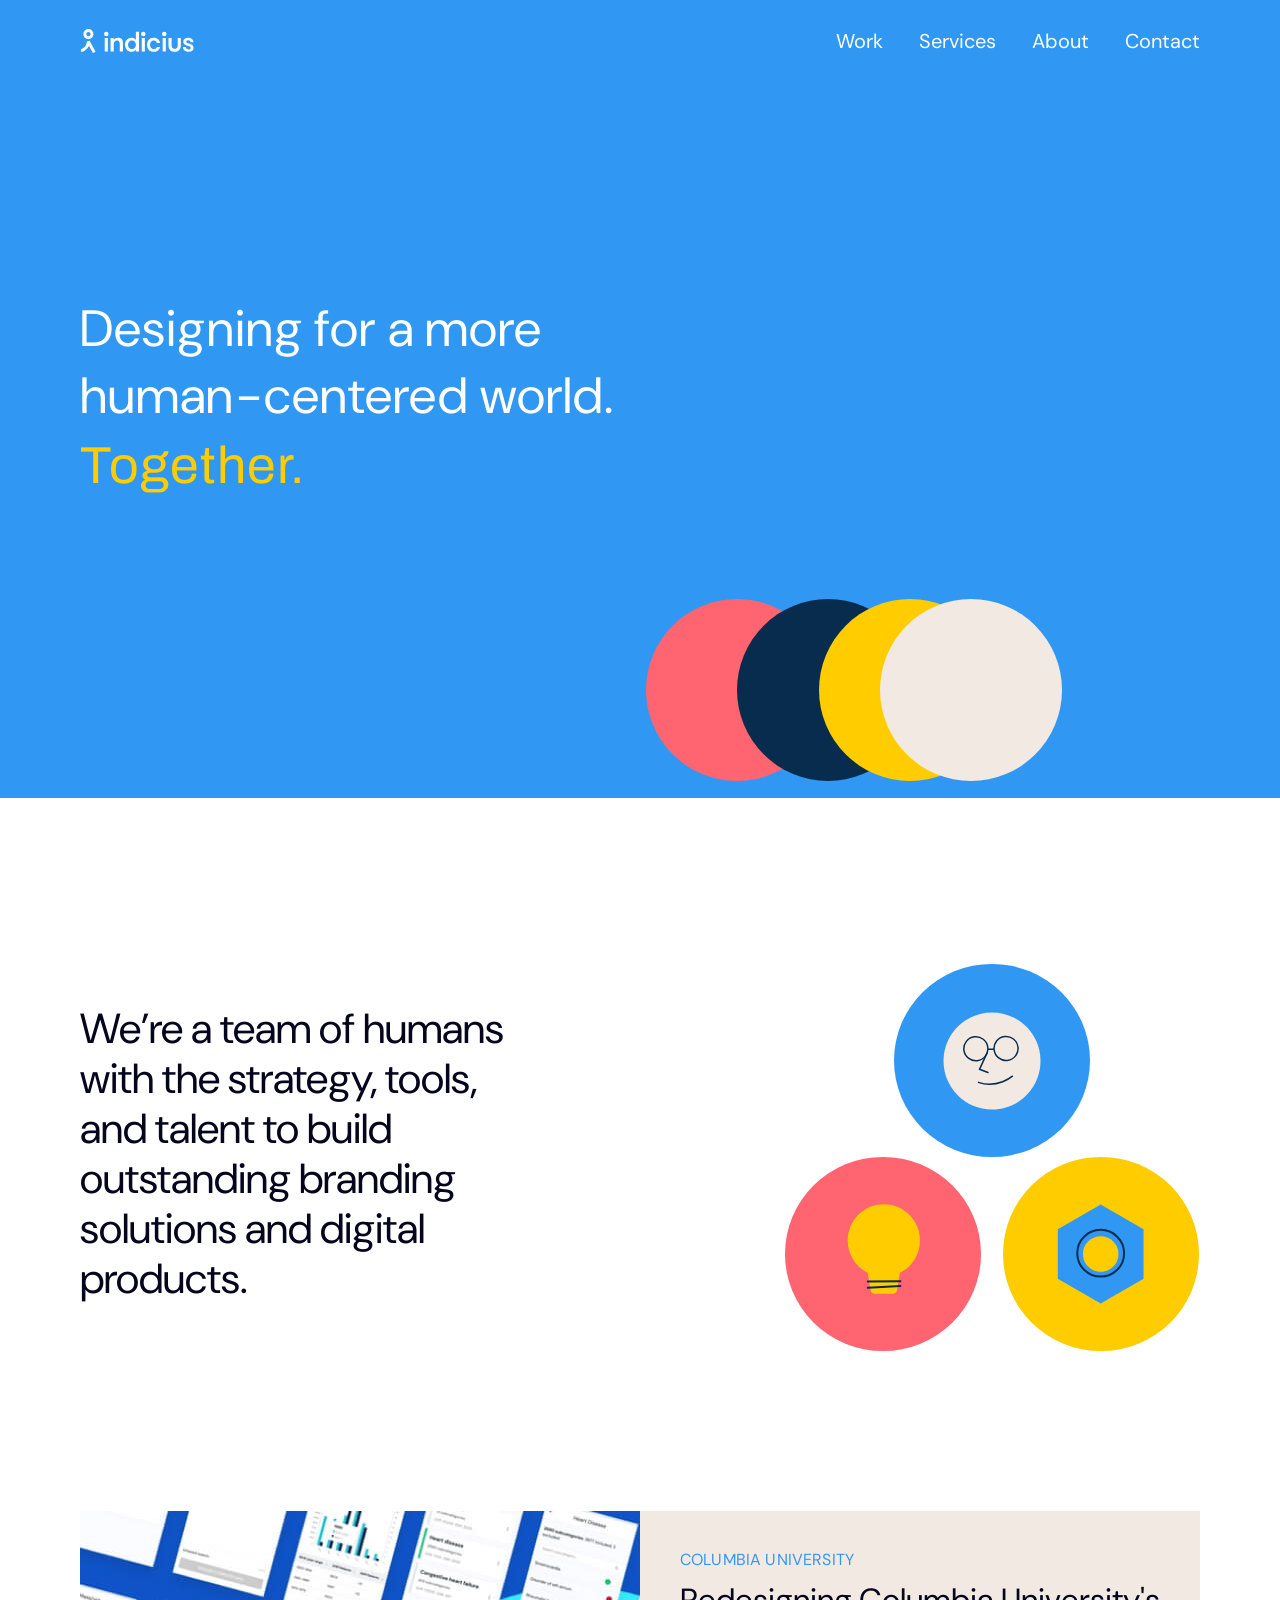
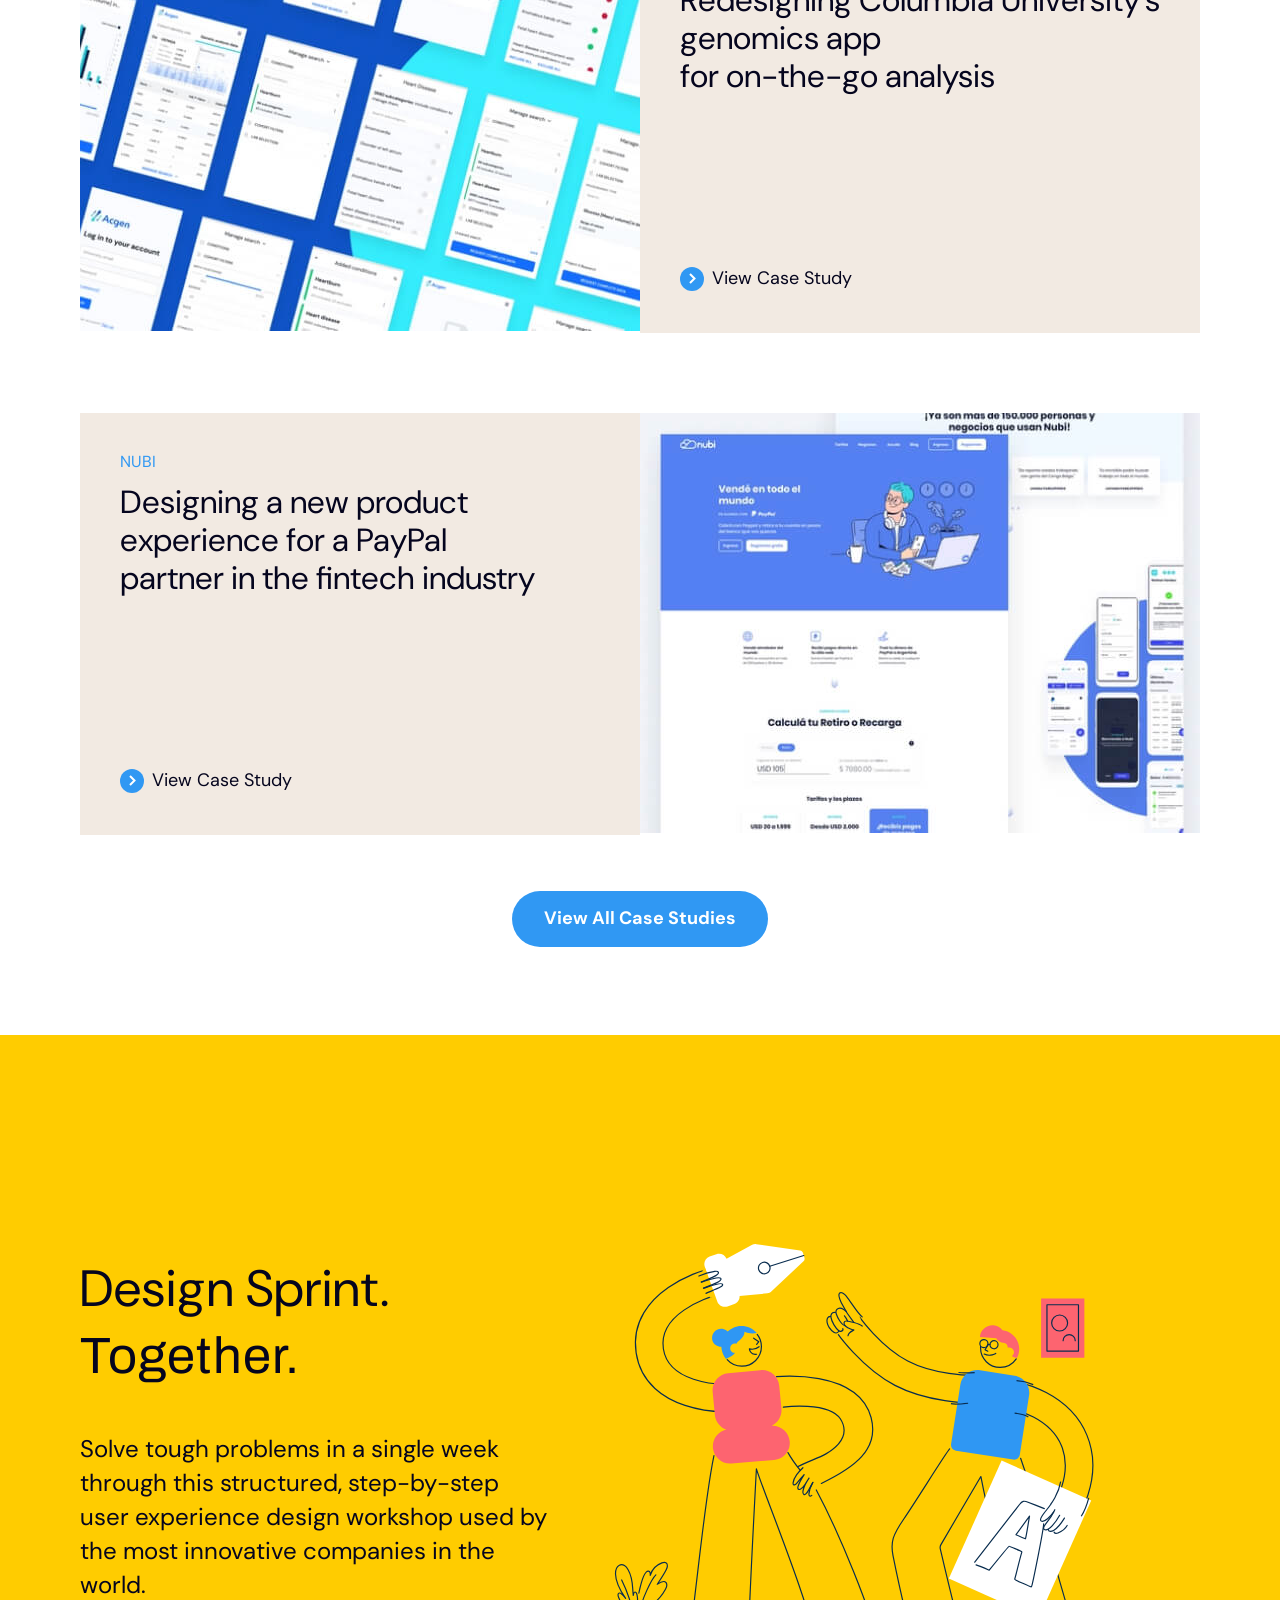
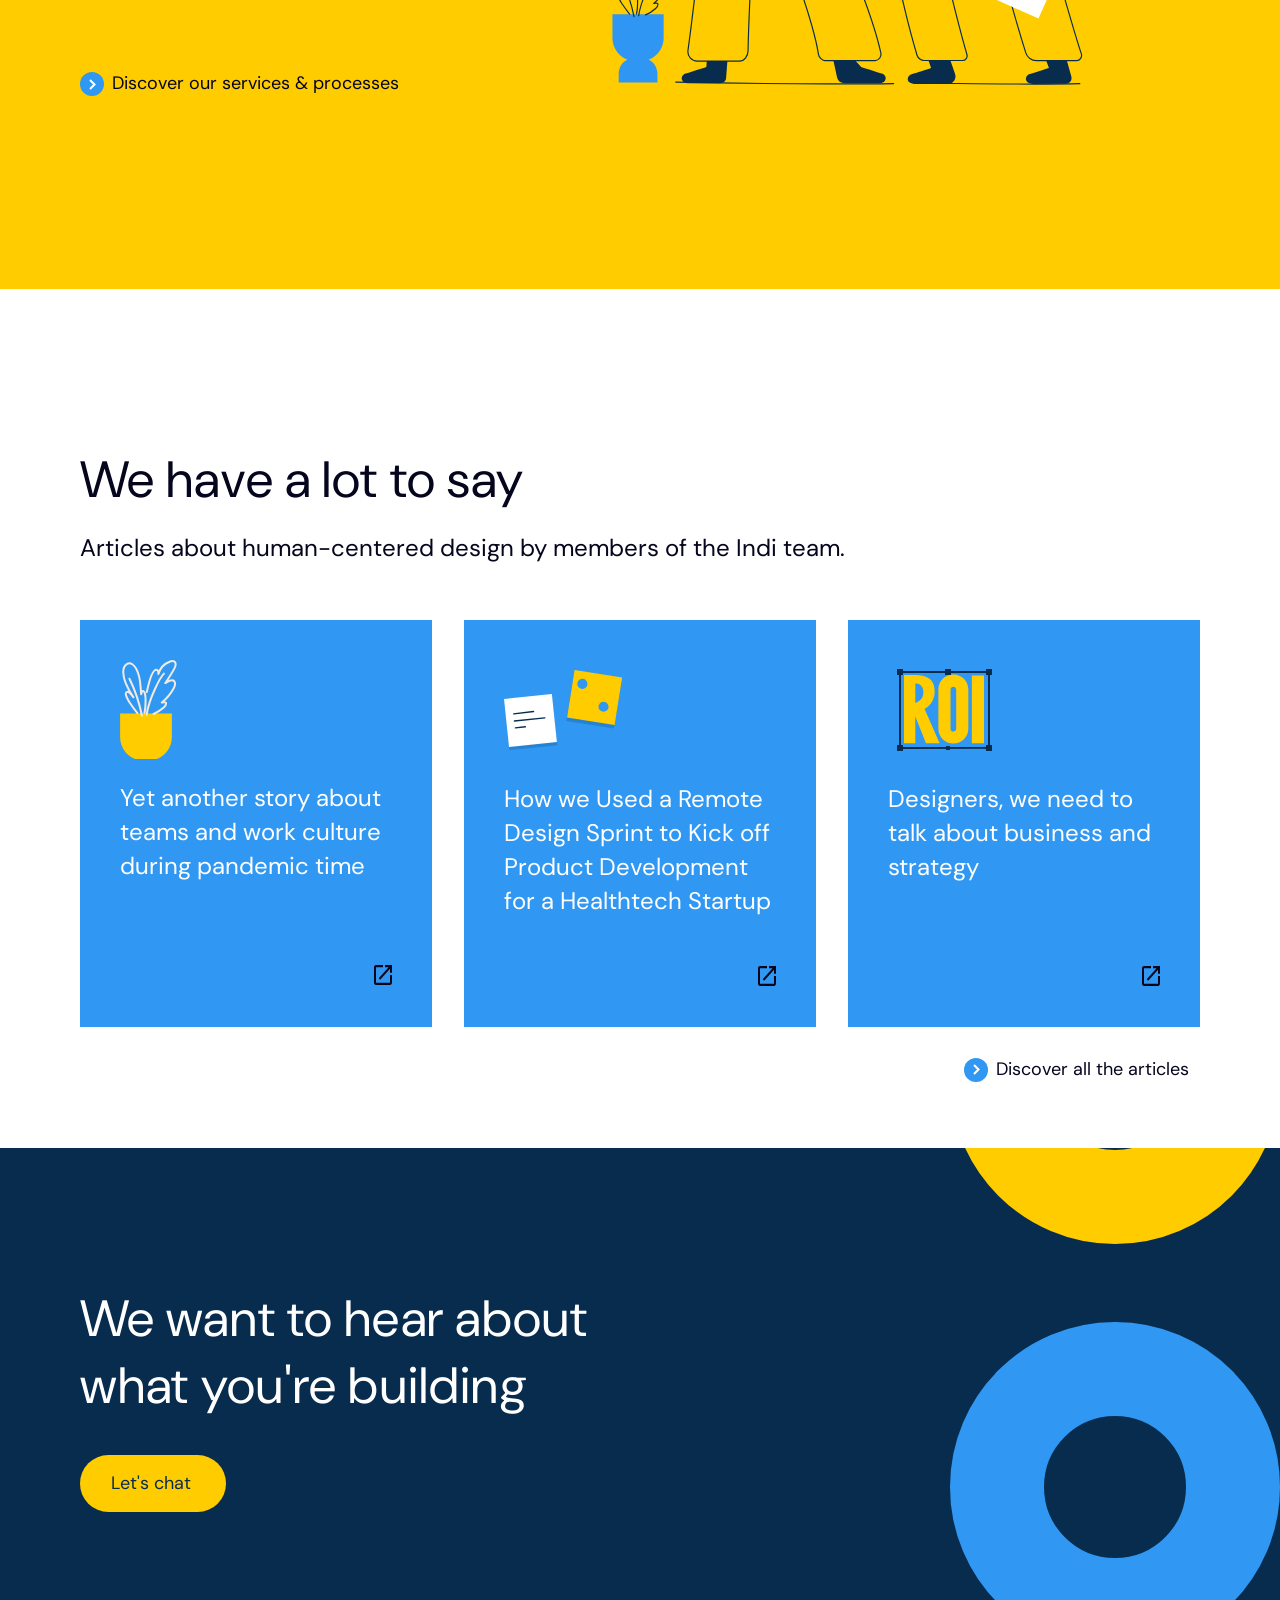
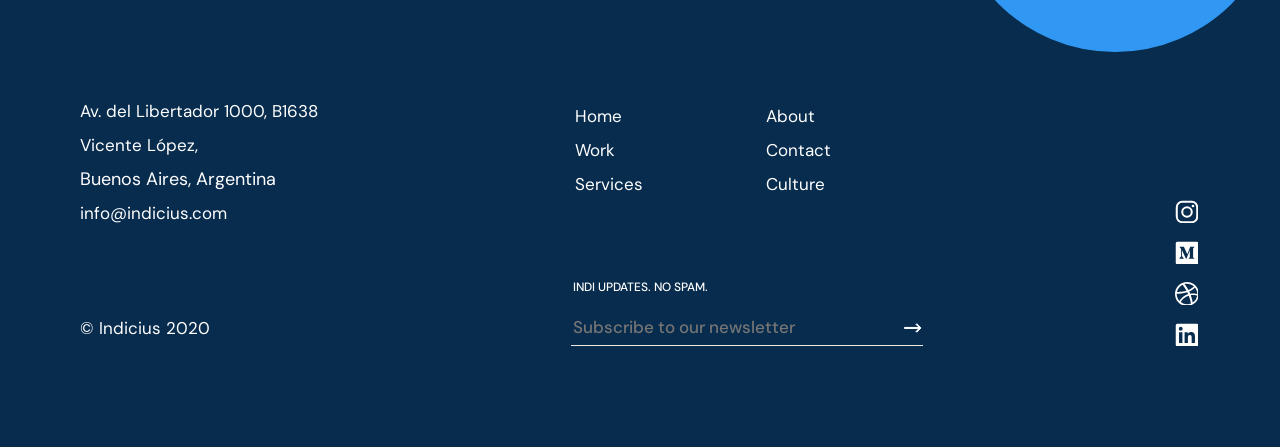
<file: Landing 1/index.html>
<!DOCTYPE html>
<html lang="en">
<head>
    <meta charset="UTF-8">
    <link rel="stylesheet" href="css/style.css">
    <link rel="preconnect" href="https://fonts.gstatic.com">
    <link href="https://fonts.googleapis.com/css2?family=Archivo&family=DM+Sans:wght@400;500;700&display=swap" rel="stylesheet">
    <title>Lesson 10</title>
</head>
<body>
    <header class="header">
        <div class="wrapper">
            <div class="header-flexbox">
                <a class="logo" href="#">
                    <img src="img/logo.svg" width="114" height="24" alt="logo">
                </a>
                <div class="menu">
                    <nav>
                        <a href="#">Work</a>
                        <a href="#">Services</a>
                        <a href="#design">About</a>
                        <a href="#">Contact</a>
                    </nav>
                </div>
            </div>
        </div>
    </header>
    <main>
        <section class="section-one">
            <div class="wrapper">
                <h1>Name</h1>
                <h2 class="one-head">Designing for a more human-centered world.</h2>
                <div class="one-box">
                    <div class="one-text">Together.</div>
                    <div class="circles">
                        <div class="pink-circle"></div>
                        <div class="yellow-circle"></div>
                        <div class="navy-blue-circle"></div>
                        <div class="gray-circle"></div>
                    </div>
                </div>
            </div>
        </section>

        <section class="section-two">
            <div class="wrapper">
                <h2 class="two-head"></h2>
                <div class="two-flexbox">
                    <div class="two-text">
                        We’re a team of humans with the strategy, tools, and talent to build outstanding branding solutions and digital products.
                    </div>
                    <div class="two-img">
                        <div class="lamp"></div>
                        <div class="nut"></div>
                        <div class="face"></div>
                    </div>
                </div>
                <div class="university">
                    <img src="./img/screen_columbia.jpg" alt="image">
                    <article class="university-article">
                        <h3 class="university-head">
                            <a href="#">columbia university</a>
                        </h3>
                        <div class="university-flex">
                            <div class="university-text">
                                Redesigning Columbia University's genomics app<br> for on-the-go analysis
                            </div>
                            <div class="link">
                                <a href="#">
                                    <span class="link-img"></span>
                                    View Case Study
                                </a>
                            </div>
                        </div>
                    </article>
                </div>
                <div class="university">
                    <img src="./img/screen_nubi.jpg" alt="image">
                    <article class="university-article">
                        <h3 class="university-head">
                            <a href="#">nubi</a>
                        </h3>
                        <div class="university-flex">
                            <div class="university-text">
                                Designing a new product experience for a PayPal<br> partner in the fintech industry
                            </div>
                            <div class="link">
                                <a href="#">
                                    <span class="link-img"></span>
                                    View Case Study
                                </a>
                            </div>
                        </div>
                    </article>
                </div>
                <div class="link-allcase">
                    <a href="#">View All Case Studies</a>
                </div>
            </div>
        </section>

        <section class="section-three" id="design">
            <div class="wrapper">
                <div class="three-flexbox">
                    <article class="three-design-article">
                        <h2 class="three-article-head">Design Sprint. <span class="together">Together.</span></h2>
                        <div class="three-article-text">
                            Solve tough problems in a single week through this structured, step-by-step user experience design workshop used by the most innovative companies in the world.
                        </div>
                        <div class="three-article-link">
                            <a href="#">
                                <span class="three-article-link-img"></span>
                                Discover our services & processes
                            </a>
                        </div>
                    </article>
                    <div class="three-img"></div>
                </div>
            </div>
        </section>

        <section class="section-four">
            <div class="wrapper">
                <h2 class="four-head">We have a lot to say</h2>
                <div class="four-text">
                    Articles about human-centered design by members of the Indi team.
                </div>
                <div class="four-flexbox">
                    <article class="four-article">
                        <img class="four-article-img" src="img/plant.svg" height="99" width="57" alt="plant">
                        <div class="four-article-flex">
                            <div class="four-article-text">
                                Yet another story about teams and work culture during pandemic time
                            </div>
                            <a href="#" target="_blank">
                                <svg width="18" height="20" fill="none" xmlns="http://www.w3.org/2000/svg">
                                    <path d="M16 17.778H2V2.222h7V0H2C.89 0 0 1 0 2.222v15.556C0 19 .89 20 2 20h14c1.1 0 2-1 2-2.222V10h-2v7.778zM11 0v2.222h3.59L4.76 13.144l1.41 1.567L16 3.79v3.989h2V0h-7z" fill="#05051E"/>
                                </svg>
                            </a>
                        </div>
                    </article>
                    <article class="four-article">
                        <img class="four-article-img" src="img/cubes.svg" height="100" width="120" alt="plant">
                        <div class="four-article-flex">
                            <div class="four-article-text">
                                How we Used a Remote Design Sprint to Kick off Product Development for a Healthtech Startup
                            </div>
                            <a href="#" target="_blank">
                                <svg width="18" height="20" fill="none" xmlns="http://www.w3.org/2000/svg">
                                    <path d="M16 17.778H2V2.222h7V0H2C.89 0 0 1 0 2.222v15.556C0 19 .89 20 2 20h14c1.1 0 2-1 2-2.222V10h-2v7.778zM11 0v2.222h3.59L4.76 13.144l1.41 1.567L16 3.79v3.989h2V0h-7z" fill="#05051E"/>
                                </svg>
                            </a>
                        </div>
                    </article>
                    <article class="four-article">
                        <img class="four-article-img" src="img/roi.svg" height="100" width="120" alt="plant">
                        <div class="four-article-flex">
                            <div class="four-article-text">
                                Designers, we need to talk about business and strategy
                            </div>
                            <a href="#" target="_blank">
                                <svg width="18" height="20" fill="none" xmlns="http://www.w3.org/2000/svg">
                                    <path d="M16 17.778H2V2.222h7V0H2C.89 0 0 1 0 2.222v15.556C0 19 .89 20 2 20h14c1.1 0 2-1 2-2.222V10h-2v7.778zM11 0v2.222h3.59L4.76 13.144l1.41 1.567L16 3.79v3.989h2V0h-7z" fill="#05051E"/>
                                </svg>
                            </a>
                        </div>
                    </article>
                </div>
                <div class="link-flexbox">
                    <div class="four-link">
                        <a href="#">
                            <span class="three-article-link-img"></span>
                            Discover all the articles
                        </a>
                    </div>
                </div>
            </div>
        </section>

        <section class="section-five">
            <div class="wrapper">
                <h2 class="five-head">We want to hear about what you're building</h2>
                <div class="button-flex">
                    <button class="button-chat">Let's chat</button>
                </div>
            </div>
        </section>
    </main>

    <footer class="footer">
        <div class="wrapper">
            <div class="footer-flexbox">
                <div class="foot-flex1">
                    <div class="address">
                        Av. del Libertador 1000, B1638<br>Vicente López,<br><span>Buenos Aires, Argentina</span><br><a href="mailto:info@indicius.com" >info@indicius.com</a>
                    </div>
                    <div class="copyright">
                        © Indicius 2020
                    </div>
                </div>
                <div class="foot-flex2">
                    <div class="foot-flex2-menu">
                        <ul>
                            <li>Home
                            <li>Work
                            <li>Services
                        </ul>
                        <ul>
                            <li>About
                            <li>Contact
                            <li>Culture
                        </ul>
                    </div>
                    <div class="subscribe">
                        <div class="foot-flex2-text">Indi updates. No spam.</div>
                        <form action="https://fom.in.ua/echo" name="subscribe-form" class="subscribe-form">
                            <input type="email" placeholder="Subscribe to our newsletter" class="subscribe">
                            <input type="submit" class="submit" value="">
                        </form>
                    </div>
                </div>
                <div class="foot-flex-icon">
                    <a class="instagram" href="https://www.instagram.com/" target="_blank"></a>
                    <a class="medium"href="https://medium.com/" target="_blank"></a>
                    <a class="dribbble"href="https://dribbble.com/" target="_blank"></a>
                    <a class="linkedin"href="https://www.linkedin.com/" target="_blank"></a>
                </div>
            </div>
        </div>
    </footer>
</body>
</html>
</file>
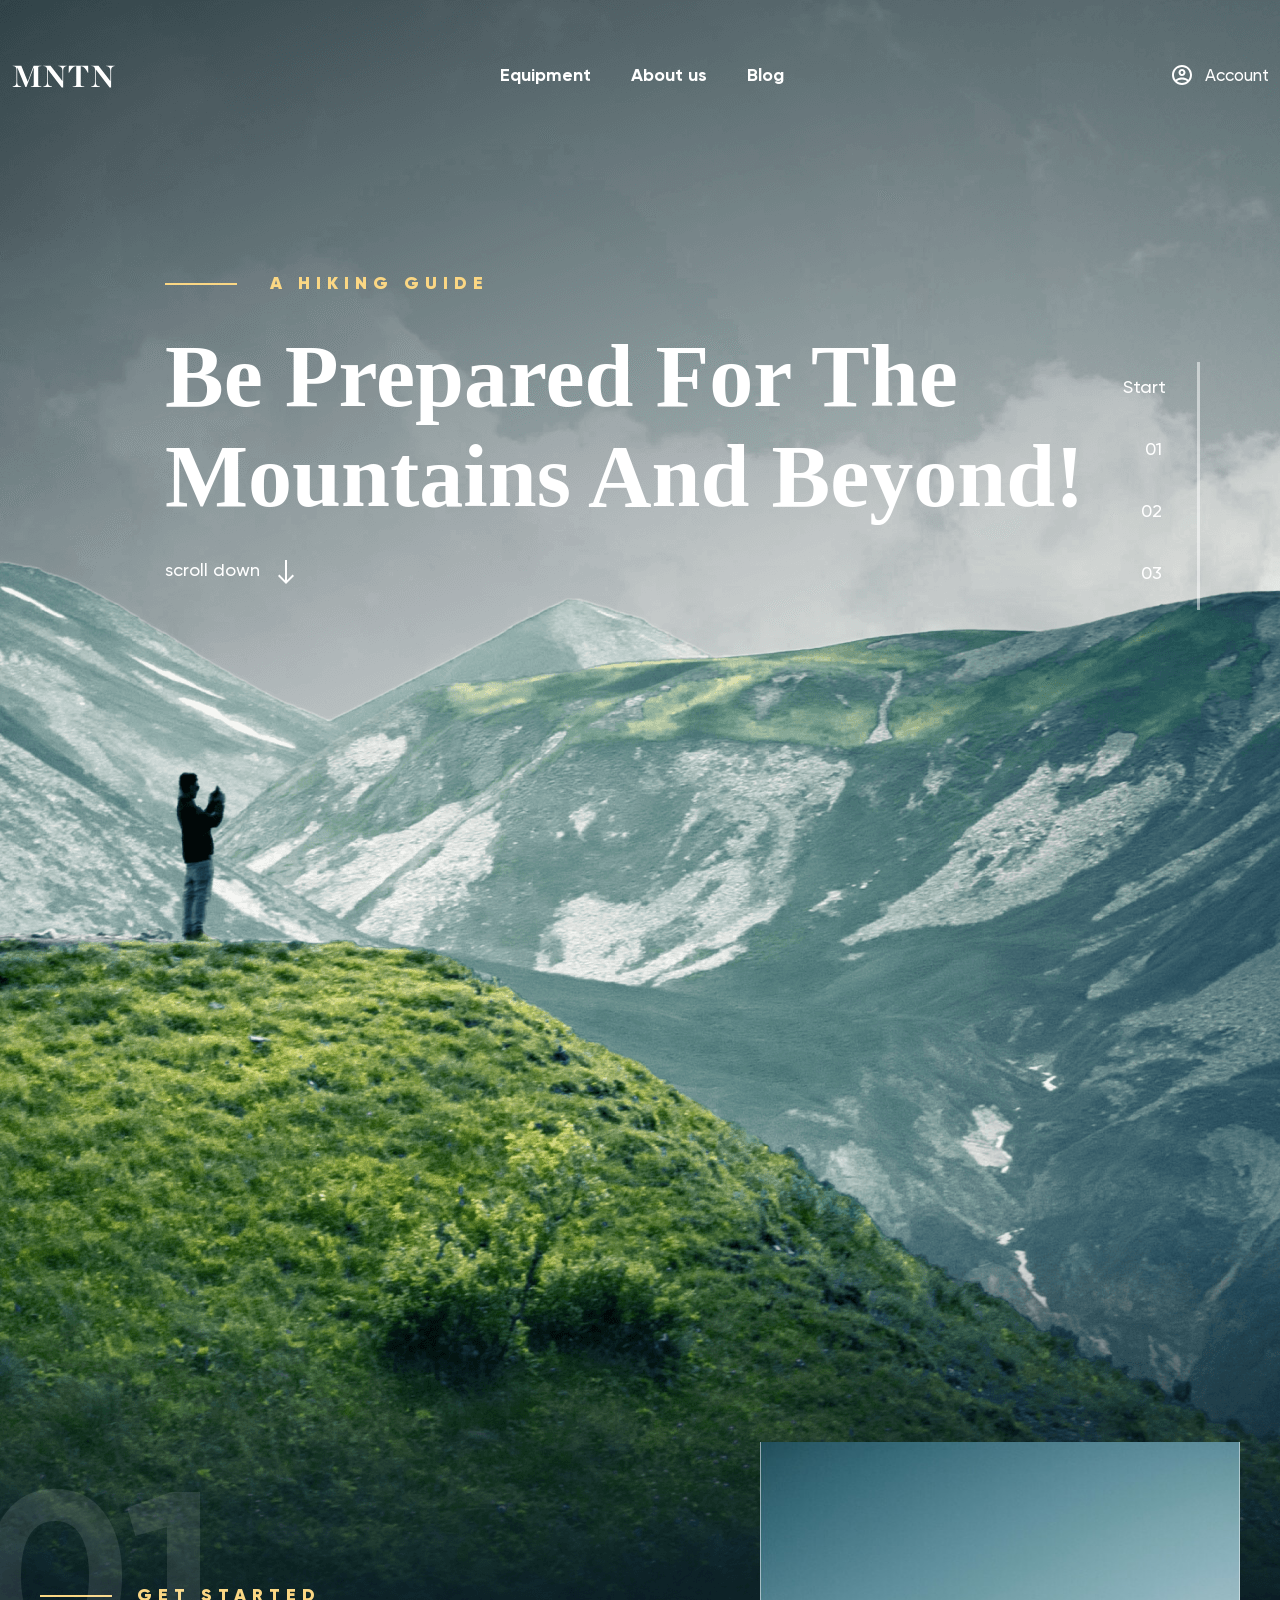
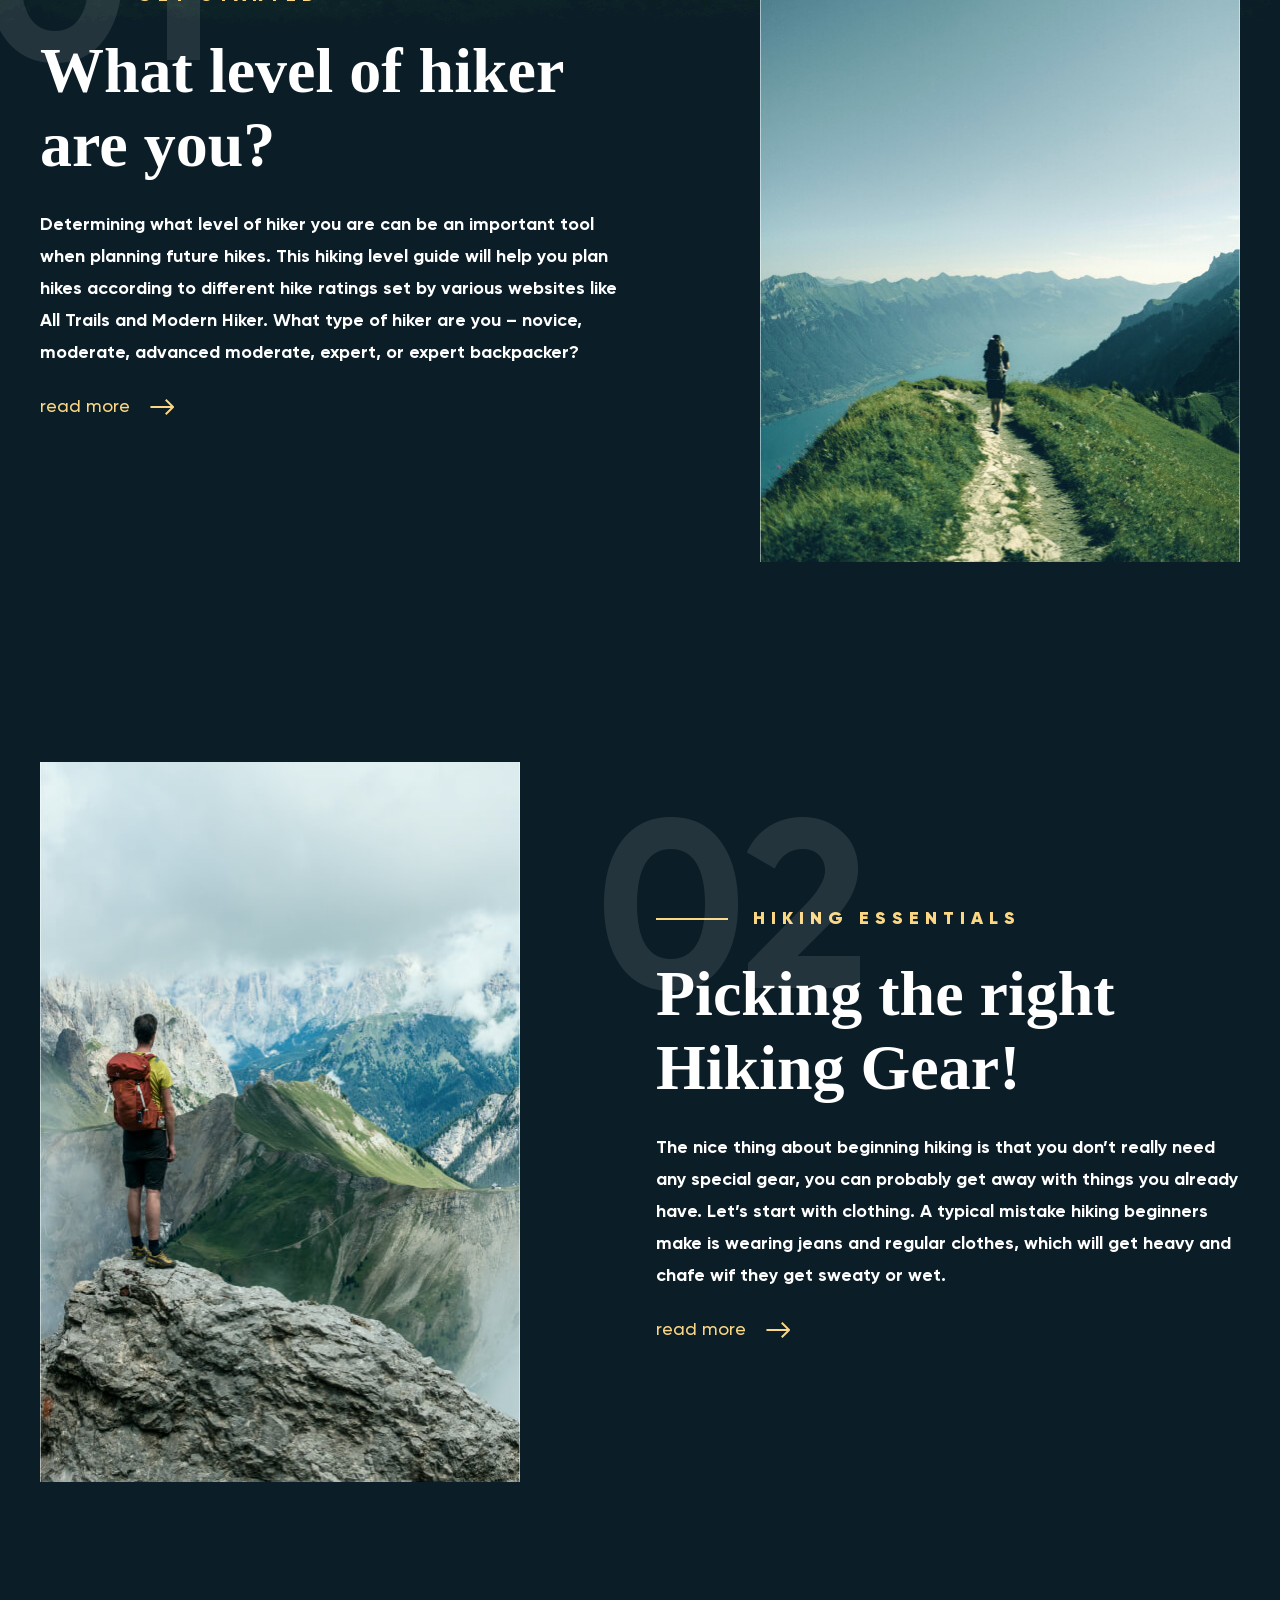
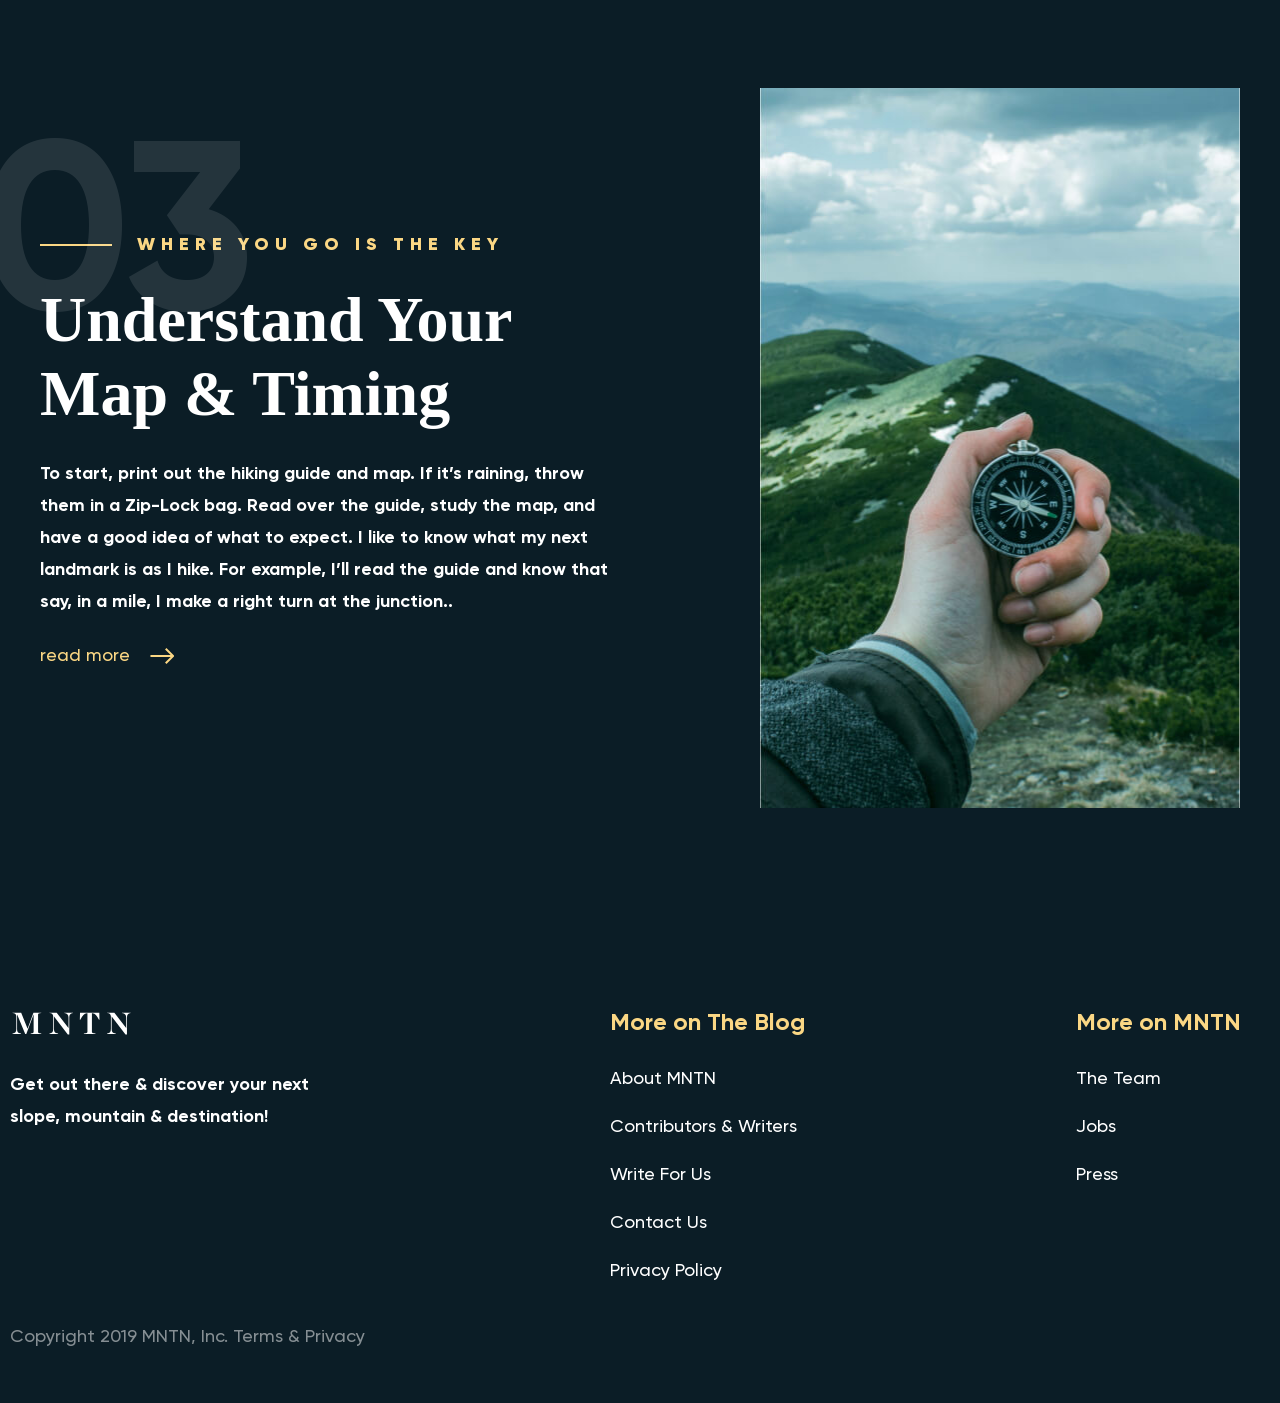
<file: Landing 2/index.html>
<!DOCTYPE html>
<html lang="en">
<head>
    <meta charset="UTF-8">
    <link rel="stylesheet" href="css/style.css">
    <title>Lesson 12</title>
</head>
<body bgcolor="#0B1D26" background="./img/BG_Hero.png">
    <header class="header">
        <div class="wrapper">
            <div class="header-flexbox">
                <a href="#">
                    <img src="./img/logo.svg" height="23" width="107" alt="logo">
                </a>
                <div class="menu">
                    <nav>
                        <a href="#">Equipment</a>
                        <a href="#">About us</a>
                        <a href="#">Blog</a>
                    </nav>
                </div>
                <button class="account-btn">
                    Account
                </button>
            </div>
        </div>
    </header>

    <h1 class="head">All about hiking</h1>

    <div class="slider">
        <a href="#start" class="slider-btn">Start</a>
        <a href="#section-01" class="slider-btn">01</a>
        <a href="#section-02" class="slider-btn">02</a>
        <a href="#section-03" class="slider-btn">03</a>
    </div>


    <section id="start"class="section-intro">
        <div class="wrapper-main">
            <div class="section-intro-flexbox">
                <article class="intro">
                    <h2 class="head2">A Hiking guide</h2>
                    <div class="intro-text">
                        Be prepared for the Mountains and beyond!
                    </div>
                    <div class="scrolldown">
                        <a href="#section-01">
                            scroll down
                        </a>
                    </div>
                </article>
            </div>
        </div>
    </section>

    <section class="main-content">
        <div class="wrapper-main">
            <div class="sections">
                <section id="section-01" class="section">
                    <article class="article">
                        <div class="sect-num">01</div>
                        <h2 class="head2-sec">GEt Started</h2>
                        <h3 class="head3">What level of hiker are you?</h3>
                        <div class="article-text">
                            Determining what level of hiker you are can be an important tool when planning future hikes. This hiking level guide will help you plan hikes according to different hike ratings set by various websites like All Trails and Modern Hiker. What type of hiker are you – novice, moderate, advanced moderate, expert, or expert backpacker?
                        </div>
                        <div class="read-more">
                            <a href="#">
                                read more
                            </a>
                        </div>
                    </article>
                    <img src="./img/01.jpg" height="720" width="480" alt="img01">
                </section>

                <section id="section-02" class="section">
                    <article class="article">
                        <div class="sect-num">02</div>
                        <h2 class="head2-sec">Hiking Essentials</h2>
                        <h3 class="head3">Picking the right Hiking Gear!</h3>
                        <div class="article-text">
                            The nice thing about beginning hiking is that you don’t really need any special gear, you can probably get away with things you already have. Let’s start with clothing. A typical mistake hiking beginners make is wearing jeans and regular clothes, which will get heavy and chafe wif they get sweaty or wet.
                        </div>
                        <div class="read-more">
                            <a href="#">
                                read more
                            </a>
                        </div>
                    </article>
                    <div class="img-01">
                        <img src="./img/02.jpg" height="720" width="480" alt="img01">
                    </div>
                </section>

                <section id="section-03" class="section">
                    <article class="article">
                        <div class="sect-num">03</div>
                        <h2 class="head2-sec">where you go is the key</h2>
                        <h3 class="head3">Understand Your Map & Timing</h3>
                        <div class="article-text">
                            To start, print out the hiking guide and map. If it’s raining, throw them in a Zip-Lock bag. Read over the guide, study the map, and have a good idea of what to expect. I like to know what my next landmark is as I hike. For example, I’ll read the guide and know that say, in a mile, I make a right turn at the junction..
                        </div>
                        <div class="read-more">
                            <a href="#">
                                read more
                            </a>
                        </div>

                    </article>
                    <div class="img-01">
                        <img src="./img/03.jpg" height="720" width="480" alt="img01">
                    </div>
                </section>
            </div>
        </div>
    </section>

    <footer class="footer">
        <div class="wrapper">
            <div class="footer-flexbox">
                <div class="foot-item">
                    <a href="#">
                        <img src="./img/logo_footer.svg" height="23" width="123" alt="logo">
                    </a>
                    <div class="foot-item-text">
                        Get out there & discover your next slope, mountain & destination!
                    </div>
                </div>
                <div class="foot-item">
                    <div class="foot-item-head">More on The Blog</div>
                    <ul class="foot-link">
                        <li><a href="#">About MNTN</a>
                        <li><a href="#">Contributors & Writers</a>
                        <li><a href="#">Write For Us</a>
                        <li><a href="#">Contact Us</a>
                        <li><a href="#">Privacy Policy</a>
                    </ul>
                </div>
                <div class="foot-item">
                    <div class="foot-item-head">More on MNTN</div>
                    <ul class="foot-link" style="width: 194px">
                        <li><a href="#">The Team</a>
                        <li><a href="#">Jobs</a>
                        <li><a href="#">Press</a>
                    </ul>
                </div>
            </div>
            <div class="copyright">
                Copyright 2019 MNTN, Inc. Terms & Privacy
            </div>

        </div>

    </footer>




</body>
</html>
</file>
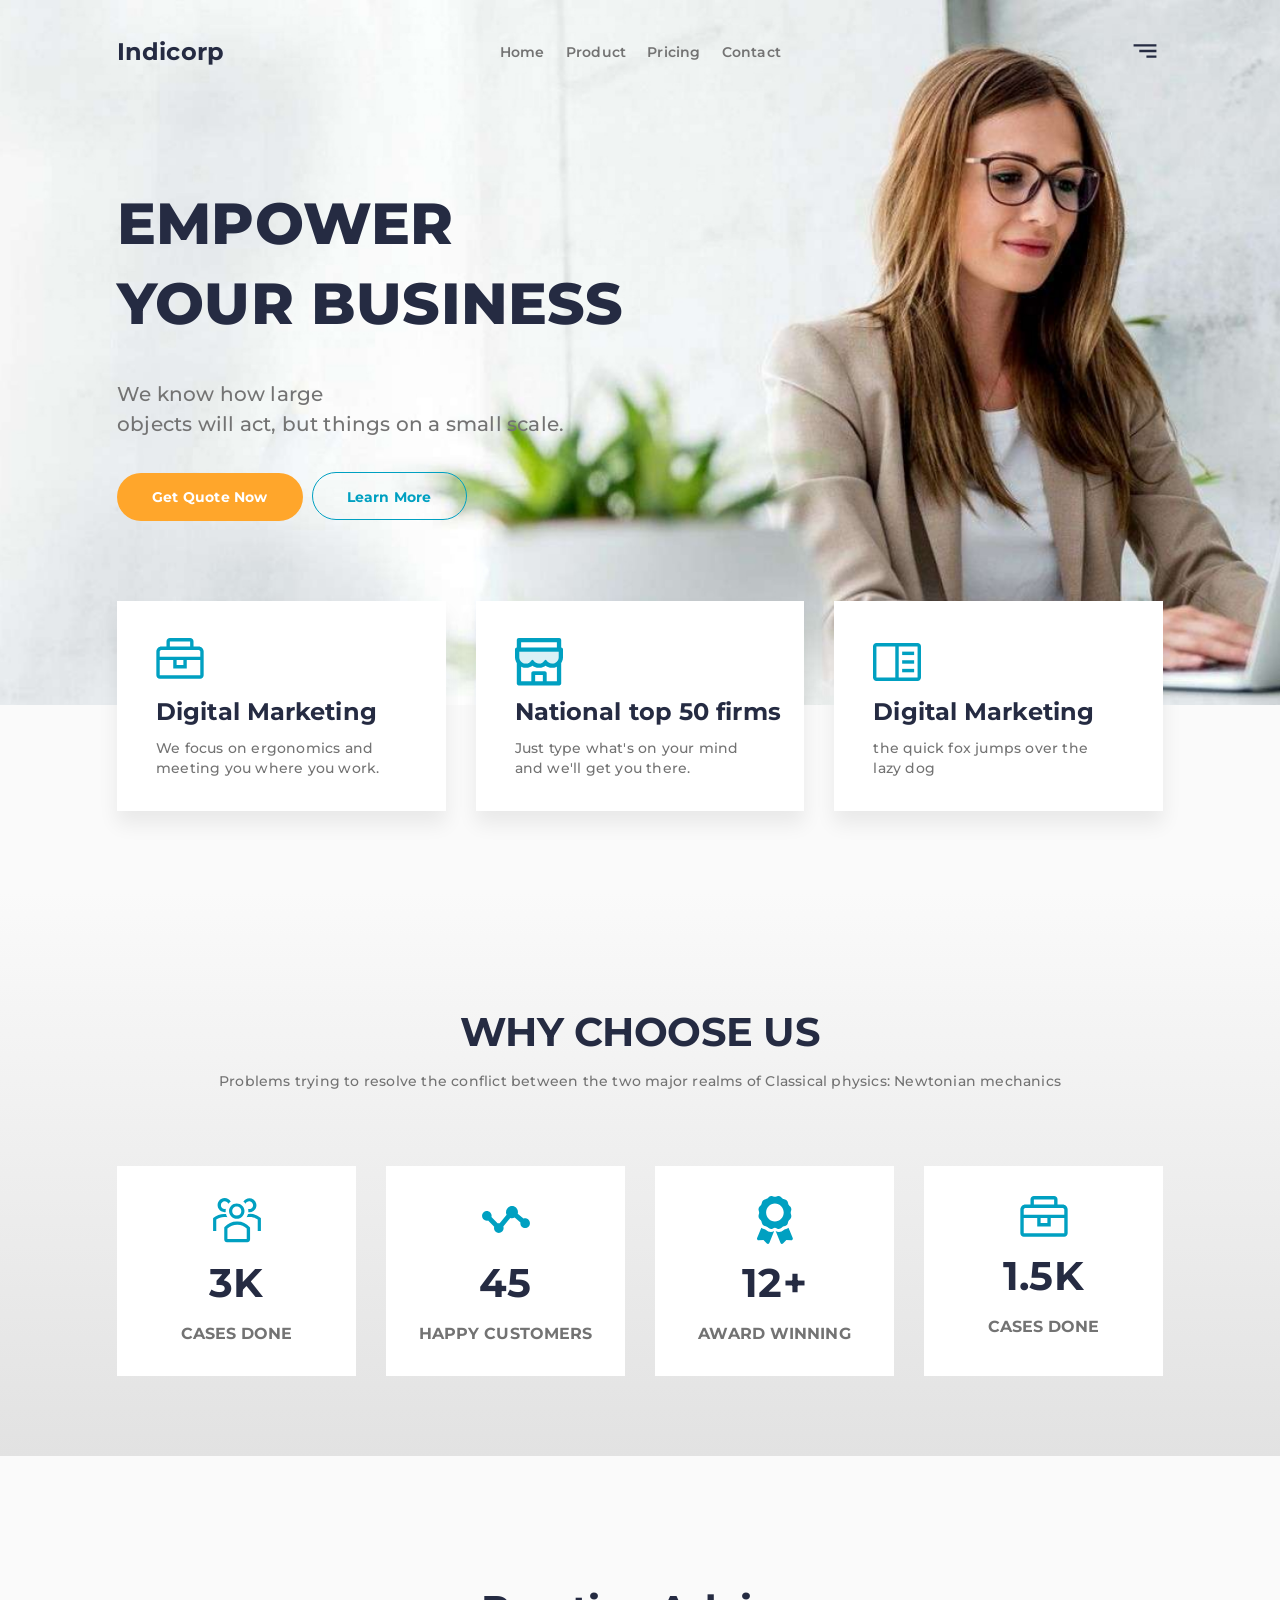
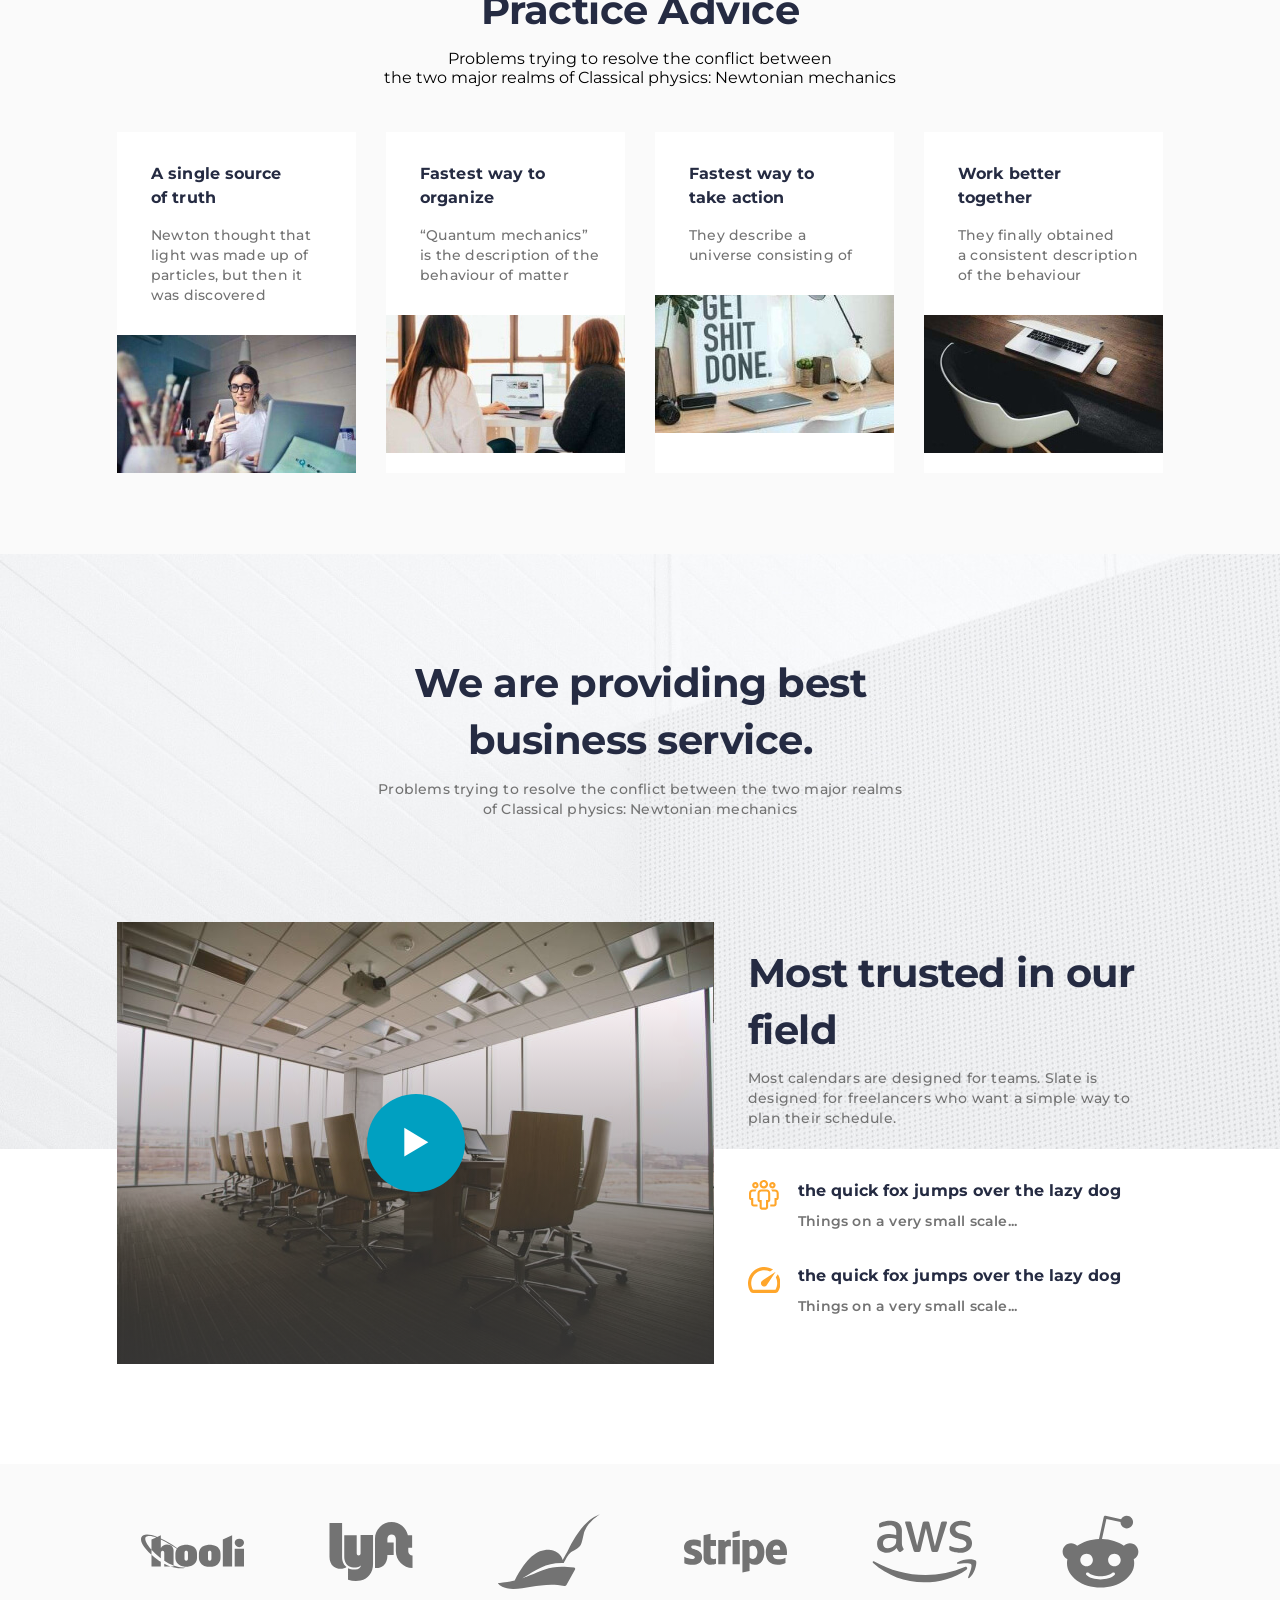
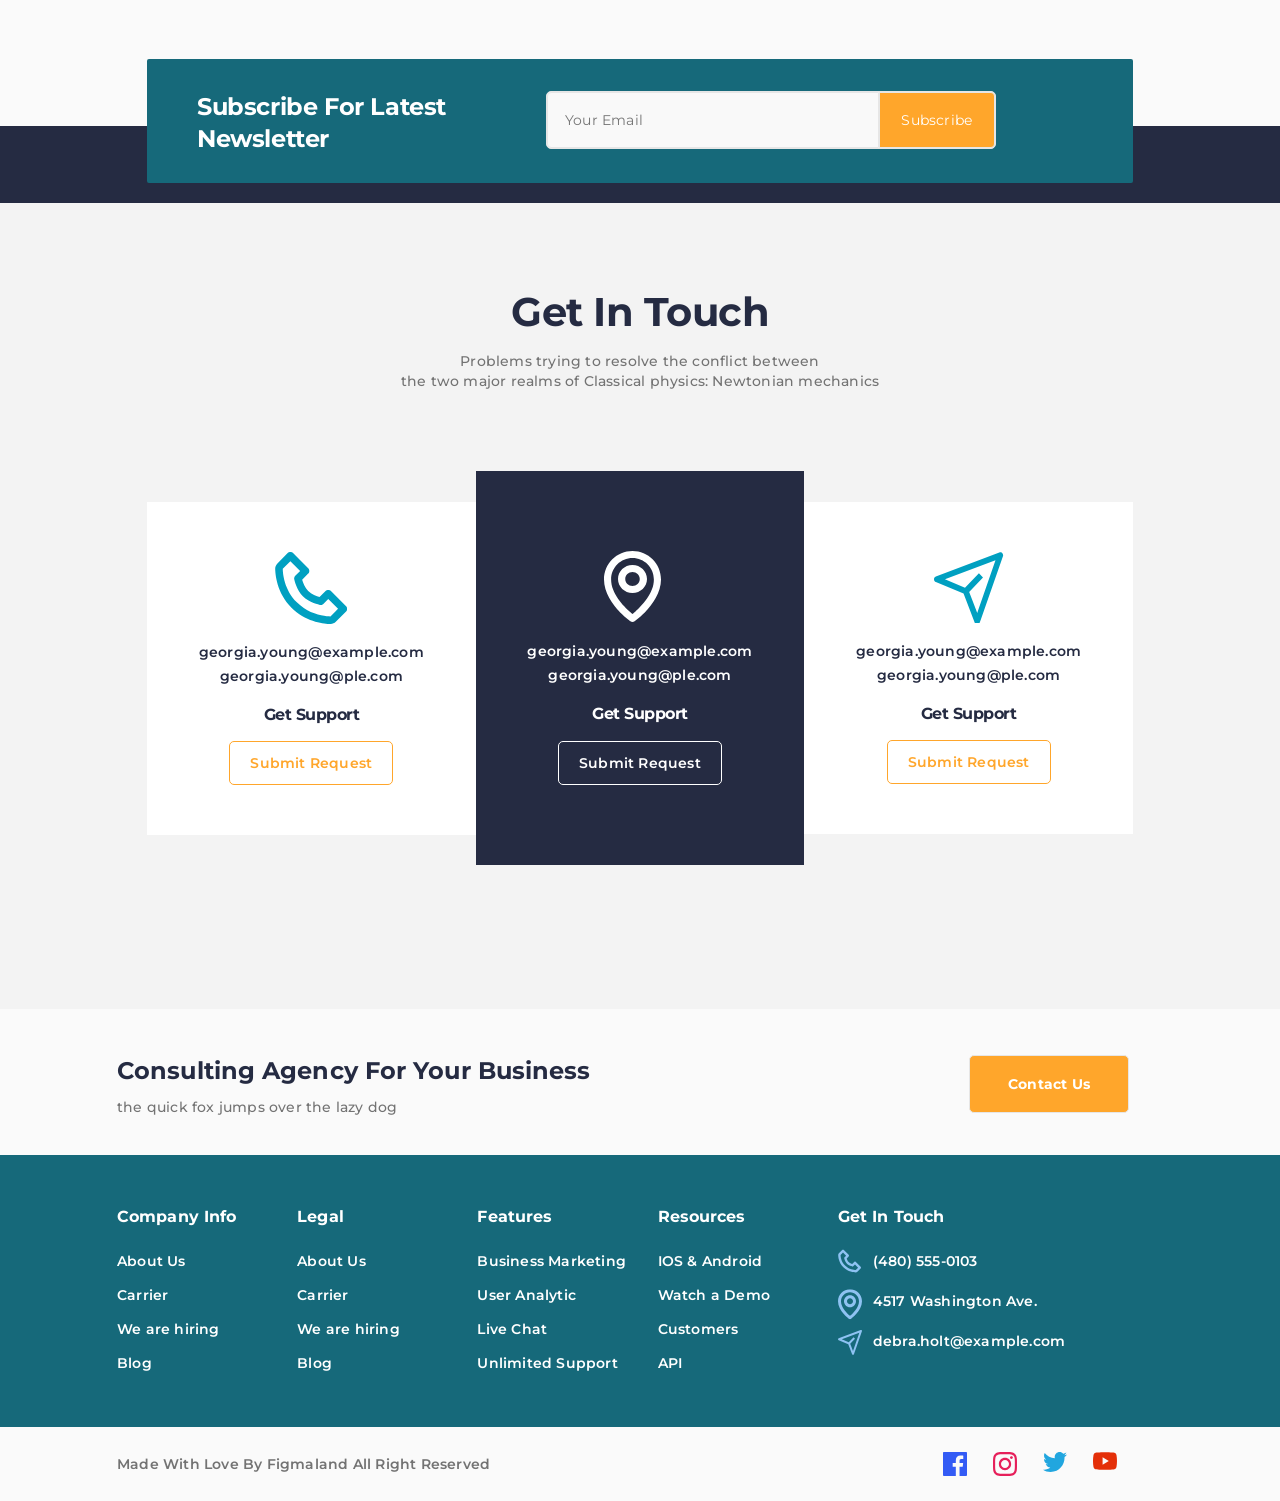
<file: Landing 3/index.html>
<!DOCTYPE html>
<html lang="en">
<head>
    <meta charset="UTF-8">
    <meta name="viewport" content="width=device-width, initial-scale=1.0">
    <link rel="stylesheet" href="css/style.css">
    <link rel="preconnect" href="https://fonts.gstatic.com">
    <link href="https://fonts.googleapis.com/css2?family=Montserrat:wght@400;500;600;700;800&display=swap" rel="stylesheet">
    <title>Lesson 15</title>
</head>
<body>
    <header class="header">
        <div class="container">
            <div class="header__header-top">
                <a class="header__logo" href="#">Indicorp</a>
                <nav class="header__menu">
                    <a class="header__menu-link" href="#">Home</a>
                    <a class="header__menu-link" href="#">Product</a>
                    <a class="header__menu-link" href="#">Pricing</a>
                    <a class="header__menu-link" href="#">Contact</a>
                </nav>
                <div class="header__top-buttons">
                    <button class="header__top-btn-mobile" type="button">
                        <svg width="25" height="25" viewBox="0 0 25 25" fill="none" xmlns="http://www.w3.org/2000/svg">
                            <path fill-rule="evenodd" clip-rule="evenodd" d="M17.5554 16.4665L23.9562 22.9222C24.1812 23.1493 24.3075 23.4572 24.3074 23.7782C24.3073 24.0992 24.1807 24.4071 23.9556 24.634C23.7305 24.8609 23.4252 24.9883 23.1069 24.9882C22.7886 24.9881 22.4834 24.8604 22.2584 24.6334L15.8576 18.1777C13.9441 19.6724 11.5379 20.3758 9.12853 20.1448C6.71912 19.9138 4.48746 18.7657 2.88755 16.9341C1.28763 15.1024 0.439652 12.7249 0.516107 10.2851C0.592562 7.84528 1.58771 5.52648 3.29911 3.80042C5.0105 2.07435 7.30959 1.07067 9.72866 0.993565C12.1477 0.916455 14.5051 1.77171 16.3211 3.38533C18.1372 4.99895 19.2755 7.24974 19.5046 9.67981C19.7336 12.1099 19.0362 14.5367 17.5542 16.4665H17.5554ZM10.0302 17.7877C11.9235 17.7877 13.7392 17.0291 15.0779 15.6789C16.4166 14.3287 17.1687 12.4975 17.1687 10.588C17.1687 8.67855 16.4166 6.84728 15.0779 5.49708C13.7392 4.14689 11.9235 3.38835 10.0302 3.38835C8.13697 3.38835 6.32127 4.14689 4.98254 5.49708C3.64382 6.84728 2.89173 8.67855 2.89173 10.588C2.89173 12.4975 3.64382 14.3287 4.98254 15.6789C6.32127 17.0291 8.13697 17.7877 10.0302 17.7877Z" fill="#737373"/>
                        </svg>
                    </button>
                    <button class="header__top-btn-mobile" type="button">
                        <svg width="25" height="24" viewBox="0 0 25 24" fill="none" xmlns="http://www.w3.org/2000/svg">
                            <g clip-path="url(#clip0)">
                                <path d="M8.23936 23.1883C9.1155 23.1883 9.82576 22.4719 9.82576 21.5883C9.82576 20.7046 9.1155 19.9883 8.23936 19.9883C7.36321 19.9883 6.65295 20.7046 6.65295 21.5883C6.65295 22.4719 7.36321 23.1883 8.23936 23.1883Z" fill="#737373"/>
                                <path d="M19.3442 23.1883C20.2204 23.1883 20.9306 22.4719 20.9306 21.5883C20.9306 20.7046 20.2204 19.9883 19.3442 19.9883C18.4681 19.9883 17.7578 20.7046 17.7578 21.5883C17.7578 22.4719 18.4681 23.1883 19.3442 23.1883Z" fill="#737373"/>
                                <path d="M22.517 4.78825H4.9238L4.27338 1.42825C4.2363 1.24483 4.13661 1.08033 3.99168 0.963391C3.84675 0.846451 3.66574 0.784474 3.48018 0.788249H0.307373V2.38825H2.82975L5.85978 17.7483C5.89686 17.9317 5.99655 18.0962 6.14148 18.2131C6.28641 18.33 6.46742 18.392 6.65298 18.3883H20.9306V16.7882H7.30341L6.65298 13.5882H20.9306C21.114 13.5928 21.2932 13.5331 21.4378 13.4193C21.5824 13.3055 21.6835 13.1447 21.7238 12.9642L23.3102 5.76425C23.3368 5.64555 23.3362 5.5223 23.3084 5.40387C23.2806 5.28545 23.2264 5.17498 23.1499 5.08087C23.0735 4.98675 22.9767 4.91148 22.867 4.86077C22.7573 4.81006 22.6376 4.78526 22.517 4.78825ZM20.296 11.9882H6.35157L5.24108 6.38825H21.5255L20.296 11.9882Z" fill="#737373"/>
                            </g>
                            <defs>
                                <clipPath id="clip0">
                                    <rect width="23.796" height="22.4002" fill="white" transform="translate(0.307373 0.788086)"/>
                                </clipPath>
                            </defs>
                        </svg>
                    </button>
                    <button class="header__top-btn" type="button">
                        <svg width="24" height="14" viewBox="0 0 24 14" fill="none" xmlns="http://www.w3.org/2000/svg">
                            <path d="M0.571472 0.142822H23.4286V2.42854H0.571472V0.142822ZM6.28576 5.85711H23.4286V8.14282H6.28576V5.85711ZM13.4286 11.5714H23.4286V13.8571H13.4286V11.5714Z" fill="#252B42"/>
                        </svg>
                    </button>
                </div>
            </div>
            <article class="header__main">
                <h1 class="header__title">Empower your business</h1>
                <h1 class="header__title-mobile">Empower <br>your business</h1>
                <div class="header__text">We know how large<br> objects will act, but things on a small scale.</div>
                <div class="header__text-mobile">We know how large<br> objects will act, but things <br>on a small scale just do<br> not act that way.</div>
                <button class="header__btn" type="button">Get Quote Now</button>
                <a class="header__btn header__btn--link" href="#">Learn More</a>
            </article>
            <div class="header__header-bottom">
                <div class="card">
                    <div class="card__img">
                        <svg width="48" height="48" viewBox="0 0 48 48" fill="none" xmlns="http://www.w3.org/2000/svg">
                            <path d="M42.5886 8.52529H37.519V3.45567C37.519 2.55931 37.1629 1.69966 36.5291 1.06583C35.8952 0.432007 35.0356 0.0759277 34.1392 0.0759277H13.8608C12.9644 0.0759277 12.1047 0.432007 11.4709 1.06583C10.8371 1.69966 10.481 2.55931 10.481 3.45567V8.52529H5.41139C4.06684 8.52529 2.77736 9.05941 1.82662 10.0102C0.875886 10.9609 0.341766 12.2504 0.341766 13.5949V37.2531C0.341766 38.1495 0.697846 39.0092 1.33167 39.643C1.9655 40.2768 2.82515 40.6329 3.72151 40.6329H44.2785C45.1748 40.6329 46.0345 40.2768 46.6683 39.643C47.3021 39.0092 47.6582 38.1495 47.6582 37.2531V13.5949C47.6582 12.2504 47.1241 10.9609 46.1734 10.0102C45.2226 9.05941 43.9331 8.52529 42.5886 8.52529ZM13.8608 3.45567H34.1392V8.52529H13.8608V3.45567ZM44.2785 37.2531H3.72151V22.0443H17.2405V30.4936H30.7595V22.0443H44.2785V37.2531ZM20.6202 22.0443H27.3797V27.1139H20.6202V22.0443ZM3.72151 18.6645V13.5949C3.72151 13.1467 3.89955 12.7169 4.21647 12.4C4.53338 12.0831 4.9632 11.905 5.41139 11.905H42.5886C43.0368 11.905 43.4666 12.0831 43.7835 12.4C44.1004 12.7169 44.2785 13.1467 44.2785 13.5949V18.6645H3.72151Z" fill="#00A0C1"/>
                        </svg>
                    </div>
                    <div class="card__content">
                        <h3 class="card__title">Digital Marketing</h3>
                        <h3 class="card__title-mobile">Business Growing</h3>
                        <div class="card__text">We focus on ergonomics and
                            meeting you where you work. </div>
                    </div>
                </div>
                <div class="card">
                    <div class="card__img">
                        <svg width="48" height="48" viewBox="0 0 48 48" fill="none" xmlns="http://www.w3.org/2000/svg">
                            <path opacity="0.15" d="M43.65 13.7502H4.35004C4.33204 13.7502 4.32004 13.7621 4.32004 13.7799V19.1851C4.32004 22.7294 7.26003 25.6039 10.878 25.6039C13.32 25.6039 15.45 24.3 16.584 22.3619C16.758 22.0597 17.088 21.87 17.442 21.87C17.796 21.87 18.12 22.0597 18.3 22.3619C19.428 24.3 21.558 25.6039 24 25.6039C26.448 25.6039 28.584 24.2941 29.706 22.3501C29.88 22.0537 30.198 21.87 30.54 21.87H30.576C30.924 21.87 31.236 22.0537 31.41 22.3501C32.538 24.2941 34.674 25.6039 37.122 25.6039C40.74 25.6039 43.68 22.7294 43.68 19.1851V13.7799C43.68 13.7621 43.668 13.7502 43.65 13.7502Z" fill="#00A0C1"/>
                            <path d="M46.2 9.48885V1.89659C46.2 0.847537 45.342 0 44.28 0H3.72003C2.65804 0 1.80004 0.847537 1.80004 1.89659V9.48885C0.798037 9.54812 3.71756e-05 10.372 3.71756e-05 11.3795V19.1851C-0.00380525 20.6197 0.290253 22.0398 0.864037 23.3576C1.12204 23.9622 1.44004 24.5311 1.80004 25.0705V45.518C1.80004 46.5612 2.65804 47.4146 3.72003 47.4146H44.28C45.342 47.4146 46.2 46.5671 46.2 45.518V25.0705C46.5657 24.5298 46.879 23.9563 47.136 23.3576C47.706 22.036 48 20.6313 48 19.1851V11.3795C48 10.372 47.202 9.54812 46.2 9.48885ZM6.12003 4.26732H41.88V9.48293H6.12003V4.26732ZM27.84 43.1532H20.16V36.9834H27.84V43.1532ZM41.904 43.1532H31.68V35.0868C31.68 34.0378 30.822 33.1902 29.76 33.1902H18.24C17.178 33.1902 16.32 34.0378 16.32 35.0868V43.1532H6.12003V28.7985C6.29403 28.8814 6.47403 28.9644 6.66003 29.0355C7.99803 29.5927 9.42003 29.8712 10.884 29.8712C12.348 29.8712 13.764 29.5927 15.108 29.0355C15.936 28.6918 16.716 28.2532 17.43 27.7257C17.442 27.7198 17.454 27.7198 17.466 27.7257C18.1822 28.2554 18.9622 28.6954 19.788 29.0355C21.126 29.5927 22.548 29.8712 24.012 29.8712C25.476 29.8712 26.892 29.5927 28.236 29.0355C29.064 28.6918 29.844 28.2532 30.558 27.7257C30.57 27.7198 30.582 27.7198 30.594 27.7257C31.3102 28.2554 32.0902 28.6954 32.916 29.0355C34.254 29.5927 35.676 29.8712 37.14 29.8712C38.604 29.8712 40.02 29.5927 41.364 29.0355C41.544 28.9585 41.724 28.8814 41.904 28.7985V43.1532ZM43.68 19.1851C43.68 22.7294 40.74 25.6039 37.122 25.6039C34.674 25.6039 32.538 24.2941 31.41 22.3501C31.236 22.0537 30.924 21.87 30.576 21.87H30.54C30.198 21.87 29.88 22.0537 29.706 22.3501C29.1304 23.3417 28.2992 24.1652 27.297 24.7367C26.2948 25.3082 25.1572 25.6074 24 25.6039C21.558 25.6039 19.428 24.3 18.3 22.3619C18.12 22.0597 17.796 21.87 17.442 21.87C17.088 21.87 16.758 22.0597 16.584 22.3619C16.005 23.3498 15.1728 24.1695 14.1711 24.7387C13.1694 25.3078 12.0336 25.6062 10.878 25.6039C7.26003 25.6039 4.32003 22.7294 4.32003 19.1851V13.7799C4.32003 13.7621 4.33203 13.7502 4.35003 13.7502H43.65C43.668 13.7502 43.68 13.7621 43.68 13.7799V19.1851Z" fill="#00A0C1"/>
                        </svg>
                    </div>
                    <div class="card__content">
                        <h3 class="card__title">National top 50 firms</h3>
                        <h3 class="card__title-mobile">Web Development</h3>
                        <div class="card__text">Just type what's on your mind<br>
                            and we'll get you there.</div>
                    </div>
                </div>
                <div class="card">
                    <div class="card__img">
                        <svg width="48" height="48" viewBox="0 0 48 48" fill="none" xmlns="http://www.w3.org/2000/svg">
                            <path d="M29.1419 13.6241H41.1398V17.0695H29.1419V13.6241Z" fill="white"/>
                            <path d="M29.1419 22.2375H41.1398V25.6829H29.1419V22.2375Z" fill="white"/>
                            <path d="M29.1419 30.8506H41.1398V34.2959H29.1419V30.8506Z" fill="white"/>
                            <path d="M44.5679 5.01111H3.43234C2.52347 5.01202 1.65208 5.3753 1.00941 6.02123C0.366737 6.66715 0.00528678 7.54295 0.00437927 8.45643V39.4643C0.00528678 40.3778 0.366737 41.2536 1.00941 41.8995C1.65208 42.5454 2.52347 42.9087 3.43234 42.9096H44.5679C45.4766 42.9082 46.3477 42.5448 46.9903 41.899C47.6329 41.2532 47.9945 40.3776 47.9958 39.4643V8.45643C47.9949 7.54295 47.6335 6.66715 46.9908 6.02123C46.3481 5.3753 45.4767 5.01202 44.5679 5.01111ZM3.43234 8.45643H22.2861V39.4643H3.43234V8.45643ZM25.7141 39.4643V8.45643H44.5679L44.5713 39.4643H25.7141Z" fill="white"/>
                        </svg>
                    </div>
                    <div class="card__content">
                        <h3 class="card__title">Digital Marketing</h3>
                        <h3 class="card__title-mobile">Business Growing</h3>
                        <div class="card__text">the quick fox jumps over the<br> lazy dog</div>
                    </div>
                </div>
            </div>
        </div>
    </header>

    <main>
        <section class="section1">
            <div class="container">
                <div class="title">
                    <h2 class="title__head">WHY CHOOSE US</h2>
                    <div class="title__text">Problems trying to resolve the conflict between the two major realms of Classical physics: Newtonian mechanics</div>
                </div>
                <div class="section1__items">
                    <div class="section1__card">
                        <div class="section1__img">
                            <svg width="49" height="48" viewBox="0 0 49 48" fill="none" xmlns="http://www.w3.org/2000/svg">
                                <path d="M24.8406 22.8022C29.1448 22.8022 32.4925 19.3069 32.4925 15.0171C32.4925 10.7273 28.9854 7.39087 24.6812 7.39087C20.377 7.39087 17.0293 10.8862 17.0293 15.0171C17.0293 19.3069 20.5364 22.8022 24.8406 22.8022ZM24.6812 10.5685C24.8406 10.5685 24.8406 10.5685 24.6812 10.5685C27.2318 10.5685 29.3042 12.6339 29.3042 15.176C29.3042 17.7181 27.2318 19.6246 24.6812 19.6246C22.1305 19.6246 20.2176 17.5592 20.2176 15.176C20.2176 12.6339 22.2899 10.5685 24.6812 10.5685Z" fill="#00A0C1"/>
                                <path d="M48.4339 21.8487C45.405 19.1477 41.4197 17.7178 37.2749 17.8767H35.9996C35.6808 19.1477 35.2025 20.2599 34.5648 21.2132C35.5213 21.0543 36.3184 21.0543 37.2749 21.0543C40.3038 20.8954 43.3327 21.8487 45.7239 23.5964V35.0357H48.9122V22.3253L48.4339 21.8487Z" fill="#00A0C1"/>
                                <path d="M33.6084 7.70814C34.4055 5.80158 36.6373 4.8483 38.7097 5.6427C40.6226 6.4371 41.5791 8.66141 40.782 10.7269C40.1444 12.1568 38.7097 13.1101 37.2749 13.1101C36.9561 13.1101 36.4779 13.1101 36.159 12.9512C36.3184 13.7456 36.3184 14.54 36.3184 15.1755V16.1288C36.6373 16.1288 36.9561 16.2876 37.2749 16.2876C41.2603 16.2876 44.4486 13.1101 44.4486 9.29693C44.4486 5.32494 41.2603 2.14734 37.4343 2.14734C34.8837 2.14734 32.6519 3.41838 31.3766 5.6427C32.1737 6.11934 32.9707 6.75486 33.6084 7.70814Z" fill="#00A0C1"/>
                                <path d="M15.4351 21.3721C14.7975 20.4189 14.3192 19.3067 14.0004 18.0357H12.7251C8.58031 17.8768 4.59495 19.3067 1.56607 21.8488L1.08783 22.3254V35.0358H4.27612V23.5965C6.82675 21.8488 9.69621 20.8955 12.7251 21.0544C13.6816 21.0544 14.6381 21.2133 15.4351 21.3721Z" fill="#00A0C1"/>
                                <path d="M12.7251 16.1294C13.044 16.1294 13.3628 16.1294 13.6816 15.9705V15.0172C13.6816 14.2228 13.6816 13.4284 13.841 12.7929C13.5222 12.9518 13.044 12.9518 12.7251 12.9518C10.6527 12.9518 8.89917 11.2041 8.89917 9.13868C8.89917 7.07324 10.6527 5.32556 12.7251 5.32556C14.3193 5.32556 15.754 6.27884 16.3917 7.70876C17.0293 6.91436 17.9858 6.11996 18.7829 5.48444C16.7105 2.14796 12.4063 1.0358 9.05859 3.10124C5.71088 5.16668 4.59498 9.45644 6.66737 12.7929C7.94269 14.8584 10.1745 16.1294 12.7251 16.1294Z" fill="#00A0C1"/>
                                <path d="M37.9126 31.3816L37.5938 30.905C34.4055 27.4096 29.9419 25.3442 25.1594 25.5031C20.377 25.3442 15.754 27.4096 12.5657 30.905L12.2469 31.3816V43.4565C12.2469 44.8864 13.3628 46.1574 14.9569 46.1574H35.362C36.7967 46.1574 38.072 44.8864 38.072 43.4565V31.3816H37.9126ZM34.7243 42.9798H15.4351V32.4938C17.9858 29.9517 21.4929 28.6807 25.1594 28.6807C28.6666 28.5218 32.1737 29.9517 34.7243 32.4938V42.9798Z" fill="#00A0C1"/>
                            </svg>
                        </div>
                        <div class="section1__head">3K</div>
                        <div class="section1__head-mobile">3K</div>
                        <div class="section1__text">CASES DONE</div>
                        <div class="section1__text-mobile">COUNTRIES<br>
                            WORLDWIDE</div>
                    </div>
                    <div class="section1__card">
                        <div class="section1__img">
                            <svg width="49" height="48" viewBox="0 0 49 48" fill="none" xmlns="http://www.w3.org/2000/svg">
                                <path d="M44.1502 22.2822C43.5747 22.2864 43.0047 22.3962 42.4674 22.6064L36.7271 17.8217C36.8684 17.3001 36.9689 16.7589 36.9689 16.1886C36.9689 12.8103 34.3022 10.095 30.9844 10.095C27.6667 10.095 25 12.8103 25 16.1886C25 17.1538 25.2394 18.0532 25.6272 18.8625L18.6636 27.2424C18.3849 27.1893 18.1022 27.1607 17.8186 27.1571C17.3902 27.1571 16.9856 27.2302 16.593 27.3374L10.4578 21.0903C10.5655 20.693 10.6373 20.281 10.6373 19.8447C10.6373 17.1441 8.50204 14.9699 5.84973 14.9699C3.19742 14.9699 1.06216 17.1441 1.06216 19.8447C1.06216 22.5454 3.19742 24.7196 5.84973 24.7196C6.27822 24.7196 6.68277 24.6465 7.07535 24.5393L13.2106 30.7864C13.0955 31.1914 13.0351 31.6104 13.0311 32.032C13.0311 34.7327 15.1663 36.9069 17.8186 36.9069C20.471 36.9069 22.6062 34.7327 22.6062 32.032C22.6062 31.4543 22.4913 30.9107 22.3118 30.3964L29.2849 22.0068C29.8282 22.1676 30.3908 22.2822 30.9844 22.2822C31.9291 22.2769 32.8589 22.0421 33.6966 21.5973L39.4393 26.382C39.3942 26.638 39.3686 26.8971 39.3627 27.1571C39.3627 29.8578 41.4979 32.032 44.1502 32.032C46.8026 32.032 48.9378 29.8578 48.9378 27.1571C48.9378 24.4564 46.8026 22.2822 44.1502 22.2822Z" fill="#00A0C1"/>
                            </svg>
                        </div>
                        <div class="section1__head">45</div>
                        <div class="section1__head-mobile">45</div>
                        <div class="section1__text">HAPPY CUSTOMERS</div>
                        <div class="section1__text-mobile">HAPPY CUSTOMERS</div>
                    </div>
                    <div class="section1__card">
                        <div class="section1__img">
                            <svg width="49" height="48" viewBox="0 0 49 48" fill="none" xmlns="http://www.w3.org/2000/svg">
                                <path d="M16.0641 33.9949C15.2531 33.1802 15.6759 33.4099 13.7196 32.8839C12.832 32.6449 12.0517 32.1855 11.3461 31.6352L7.1116 42.0639C6.70187 43.0736 7.4672 44.1705 8.55174 44.1292L13.4695 43.9408L16.8519 47.5296C17.5985 48.3208 18.9089 48.0742 19.3187 47.0646L24.1767 35.1002C23.1649 35.6664 22.0421 35.9983 20.8811 35.9983C19.0611 35.9983 17.3512 35.2867 16.0641 33.9949ZM42.7276 42.0639L38.4931 31.6352C37.7875 32.1864 37.0072 32.6449 36.1196 32.8839C34.1531 33.4127 34.5843 33.1821 33.7751 33.9949C32.488 35.2867 30.7772 35.9983 28.9572 35.9983C27.7961 35.9983 26.6733 35.6655 25.6616 35.1002L30.5196 47.0646C30.9293 48.0742 32.2407 48.3208 32.9864 47.5296L36.3697 43.9408L41.2875 44.1292C42.372 44.1705 43.1373 43.0727 42.7276 42.0639ZM31.5463 31.8733C32.9724 30.4155 33.1357 30.5411 35.1667 29.9852C36.4631 29.6299 37.4767 28.5939 37.8239 27.2683C38.522 24.6058 38.3409 24.9274 40.2459 22.9792C41.1951 22.0089 41.5656 20.5942 41.2184 19.2686C40.5212 16.608 40.5203 16.9792 41.2184 14.3158C41.5656 12.9902 41.1951 11.5755 40.2459 10.6052C38.3409 8.65706 38.522 8.97769 37.8239 6.31613C37.4767 4.9905 36.4631 3.95456 35.1667 3.59925C32.5645 2.88581 32.8781 3.07238 30.9713 1.12331C30.0221 0.153002 28.638 -0.226685 27.3416 0.128627C24.7404 0.841127 25.1035 0.842064 22.4976 0.128627C21.2012 -0.226685 19.8171 0.152065 18.8679 1.12331C16.9629 3.07144 17.2765 2.88581 14.6735 3.59925C13.3771 3.95456 12.3635 4.9905 12.0163 6.31613C11.3191 8.97769 11.4992 8.65706 9.59427 10.6052C8.64507 11.5755 8.2736 12.9902 8.62174 14.3158C9.31894 16.9746 9.31987 16.6033 8.62174 19.2677C8.27454 20.5933 8.64507 22.008 9.59427 22.9792C11.4992 24.9274 11.3181 24.6058 12.0163 27.2683C12.3635 28.5939 13.3771 29.6299 14.6735 29.9852C16.7623 30.5571 16.9181 30.4671 18.2929 31.8733C19.5277 33.1361 21.4513 33.3621 22.9353 32.4189C23.5288 32.0405 24.2172 31.8396 24.9201 31.8396C25.623 31.8396 26.3114 32.0405 26.9048 32.4189C28.3879 33.3621 30.3115 33.1361 31.5463 31.8733ZM16.1145 16.4946C16.1145 11.523 20.0569 7.49269 24.9196 7.49269C29.7823 7.49269 33.7247 11.523 33.7247 16.4946C33.7247 21.4661 29.7823 25.4964 24.9196 25.4964C20.0569 25.4964 16.1145 21.4661 16.1145 16.4946Z" fill="#00A0C1"/>
                            </svg>
                        </div>
                        <div class="section1__head">12+</div>
                        <div class="section1__head-mobile">12+</div>
                        <div class="section1__text">AWARD WINNING</div>
                        <div class="section1__text section1__text-mobile">AWARD WINNING</div>
                    </div>
                    <div class="section1__card">
                        <div class="section1__img">
                            <svg width="48" height="41" viewBox="0 0 48 41" fill="none" xmlns="http://www.w3.org/2000/svg">
                                <path d="M42.5886 8.52529H37.519V3.45567C37.519 2.55931 37.1629 1.69966 36.5291 1.06583C35.8952 0.432007 35.0356 0.0759277 34.1392 0.0759277H13.8608C12.9644 0.0759277 12.1047 0.432007 11.4709 1.06583C10.8371 1.69966 10.481 2.55931 10.481 3.45567V8.52529H5.41139C4.06684 8.52529 2.77736 9.05941 1.82662 10.0102C0.875886 10.9609 0.341766 12.2504 0.341766 13.5949V37.2531C0.341766 38.1495 0.697846 39.0092 1.33167 39.643C1.9655 40.2768 2.82515 40.6329 3.72151 40.6329H44.2785C45.1748 40.6329 46.0345 40.2768 46.6683 39.643C47.3021 39.0092 47.6582 38.1495 47.6582 37.2531V13.5949C47.6582 12.2504 47.1241 10.9609 46.1734 10.0102C45.2226 9.05941 43.9331 8.52529 42.5886 8.52529ZM13.8608 3.45567H34.1392V8.52529H13.8608V3.45567ZM44.2785 37.2531H3.72151V22.0443H17.2405V30.4936H30.7595V22.0443H44.2785V37.2531ZM20.6202 22.0443H27.3797V27.1139H20.6202V22.0443ZM3.72151 18.6645V13.5949C3.72151 13.1467 3.89955 12.7169 4.21647 12.4C4.53338 12.0831 4.9632 11.905 5.41139 11.905H42.5886C43.0368 11.905 43.4666 12.0831 43.7835 12.4C44.1004 12.7169 44.2785 13.1467 44.2785 13.5949V18.6645H3.72151Z" fill="#00A0C1"/>
                            </svg>
                        </div>
                        <div class="section1__head">1.5K</div>
                        <div class="section1__head-mobile">3K</div>
                        <div class="section1__text">CASES DONE</div>
                        <div class="section1__text-mobile">COUNTRIES<br>
                            WORLDWIDE</div>
                    </div>
                </div>
            </div>
        </section>

        <section class="section2">
            <div class="container">
                <div class="title">
                    <h2 class="title__head">Practice Advice</h2>
                    <div class="title__text-section2">Problems trying to resolve the conflict between<br> the two major realms of Classical physics: Newtonian mechanics</div>
                    <div class="title__text-mobile">Problems trying to resolve <br>the conflict between the <br>two major realms of Classical physics: Newtonian mechanics</div>
                </div>

                <div class="section2__items">
                    <article class="section2__card">
                        <div class="section2__card-content">
                            <div class="section2__head">A single source <br>of truth</div>
                            <div class="section2__text">Newton thought that light was made up of particles, but then it was discovered </div>
                        </div>
                        <img class="section2__img" src="img/item-img_1.jpg" alt="img1">
                    </article>
                    <article class="section2__card">
                        <div class="section2__card-content">
                            <div class="section2__head">Fastest way to
                                organize</div>
                            <div class="section2__text">“Quantum mechanics” is the description of the behaviour of matter</div>
                        </div>
                        <img class="section2__img" src="img/item-img_2.jpg" alt="img2">
                    </article>
                    <article class="section2__card">
                        <div class="section2__card-content">
                            <div class="section2__head">Fastest way to<br> take action</div>
                            <div class="section2__text">They describe a
                                universe consisting of
                                </div>
                        </div>
                        <img class="section2__img" src="img/item-img_3.jpg" alt="img3">
                    </article>
                    <article class="section2__card">
                        <div class="section2__card-content">
                            <div class="section2__head">Work better
                                together</div>
                            <div class="section2__text">They finally obtained <br>a consistent description of the behaviour </div>
                        </div>
                        <img class="section2__img" src="img/item-img_4.jpg" alt="img4">
                    </article>
                </div>
            </div>
        </section>

        <section class="section3">
            <div class="container">
                <div class="title">
                    <h2 class="title__head title__head--section3">We are providing best<br> business service.</h2>
                    <h2 class="title__head title__head--mb15-mobile">We take care customers our all expert here.</h2>
                    <div class="title__text">Problems trying to resolve the conflict between the two major realms<br> of Classical physics: Newtonian mechanics </div>
                </div>
                <div class="section3__content">
                    <article class="section3__article">
                        <div class="title title--align-left">
                            <h2 class="title__head-art">Most trusted in our field</h2>
                            <h2 class="title__head-art-mobile">Most trusted in our field</h2>
                            <div class="title__text-art">Most calendars are designed for teams. Slate is designed for freelancers who want a simple way to plan their schedule.</div>
                            <div class="title__text-art-mobile">Most calendars are designed for teams. Slate is designed for freelancers who want a simple way to plan their schedule.</div>
                        </div>
                        <div class="section3__article-content">
                            <div class="section3__content-item-users">
                                <div class="section3__item-title">the quick fox jumps over the lazy dog</div>
                                <div class="section3__item-text">Things on a very small scale...</div>
                            </div>
                        </div>
                        <div class="section3__article-content">
                            <div class="section3__content-item-meter">
                                <div class="section3__item-title">the quick fox jumps over the lazy dog</div>
                                <div class="section3__item-text">Things on a very small scale...</div>
                            </div>
                        </div>
                    </article>
                    <div class="section3__video">
                        <button class="section3__play">
                            <img src="./img/play.svg" alt="play">
                        </button>
                    </div>
                </div>
            </div>
        </section>

        <section class="section4">
            <div class="container">
                <div class="section4__logos">
                    <div class="section4__item">
                        <img class="section4__item-img"src="./img/logo_hooli.svg" width="103" height="35" alt="hooli">
                    </div>
                    <div class="section4__item">
                        <img class="section4__item-img" src="./img/logo_lyft.svg" width="84" height="59" alt="lyft">
                    </div>
                    <div class="section4__item">
                        <img class="section4__item-img" src="./img/logo_pied-hat.svg" width="102" height="75" alt="pied-hat">
                    </div>
                    <div class="section4__item">
                        <img class="section4__item-img"src="./img/logo_stripe.svg" width="103" height="43" alt="stripe">
                    </div>
                    <div class="section4__item">
                        <img class="section4__item-img"src="./img/logo_aws.svg" width="105" height="63" alt="aws">
                    </div>
                    <div class="section4__item">
                        <img class="section4__item-img"src="./img/logo_reddit.svg" width="77" height="73" alt="reddit">
                    </div>
                </div>
                <div class="section4__subscribe">
                    <div class="section4__subscribe-content">
                        <div class="section4__subscribe-text">
                            Subscribe for latest newsletter
                        </div>
                        <form class="section4__subscribe-form" action="https://fom.in.ua/echo">
                            <input class="section4__email" type="email" placeholder="Your Email">
                            <input class="button-submit" type="submit" value="Subscribe">
                        </form>
                    </div>
                </div>
            </div>
        </section>

        <section class="section5">
            <div class="container">
                <div class="title">
                    <h2 class="title__head">Get In Touch</h2>
                    <div class="title__text">Problems trying to resolve the conflict between<br> the two major realms of Classical physics: Newtonian mechanics </div>
                </div>
                <div class="section5__content">
                    <article class="section5__item">
                        <div class="section5__item-icon">
                            <svg width="72" height="72" viewBox="0 0 72 72" fill="none" xmlns="http://www.w3.org/2000/svg">
                                <path d="M55.9295 38.9947C55.578 38.6426 55.1605 38.3632 54.7009 38.1726C54.2413 37.982 53.7487 37.8839 53.2511 37.8839C52.7536 37.8839 52.2609 37.982 51.8013 38.1726C51.3417 38.3632 50.9242 38.6426 50.5727 38.9947L44.534 45.0334C41.7344 44.1999 36.5102 42.3057 33.1992 38.9947C29.8881 35.6836 27.9939 30.4594 27.1605 27.6598L33.1992 21.6211C33.5513 21.2696 33.8306 20.8521 34.0212 20.3925C34.2118 19.9329 34.3099 19.4403 34.3099 18.9427C34.3099 18.4452 34.2118 17.9525 34.0212 17.4929C33.8306 17.0333 33.5513 16.6159 33.1992 16.2643L18.0456 1.11076C17.6941 0.758646 17.2766 0.479298 16.817 0.288701C16.3574 0.0981045 15.8647 0 15.3672 0C14.8696 0 14.377 0.0981045 13.9174 0.288701C13.4578 0.479298 13.0403 0.758646 12.6888 1.11076L2.41467 11.3849C0.975078 12.8245 0.164361 14.802 0.194668 16.8212C0.281801 22.2159 1.71003 40.9533 16.4772 55.7204C31.2443 70.4876 49.9817 71.912 55.3802 72.003H55.4863C57.4865 72.003 59.377 71.215 60.809 69.783L71.0831 59.5088C71.4352 59.1573 71.7146 58.7398 71.9052 58.2802C72.0957 57.8207 72.1938 57.328 72.1938 56.8304C72.1938 56.3329 72.0957 55.8402 71.9052 55.3807C71.7146 54.9211 71.4352 54.5036 71.0831 54.1521L55.9295 38.9947ZM55.4484 64.4224C50.7205 64.3428 34.544 63.0737 21.834 50.3599C9.08224 37.6081 7.84722 21.3749 7.77146 16.7417L15.3672 9.14594L25.164 18.9427L20.2656 23.8411C19.8203 24.2861 19.4929 24.835 19.313 25.4382C19.1331 26.0414 19.1063 26.68 19.2351 27.2961C19.3261 27.7318 21.5498 38.0627 27.8386 44.3515C34.1273 50.6402 44.4583 52.864 44.8939 52.9549C45.5097 53.0874 46.1489 53.0627 46.7527 52.8833C47.3565 52.7039 47.9054 52.3755 48.3489 51.9283L53.2511 47.0299L63.0479 56.8267L55.4484 64.4224Z" fill="#00A0C1"/>
                            </svg>
                        </div>
                        <a class="section5__item-link" href="mailto:georgia.young@example.com">georgia.young@example.com</a>
                        <a class="section5__item-link" href="mailto:georgia.young@ple.com">georgia.young@ple.com</a>
                        <div class="section5__head">Get Support</div>
                        <button class="section5__item-btn" type="submit">Submit Request</button>
                    </article>
                    <article class="section5__item section5__item--blueitem">
                        <div class="section5__item-icon">
                            <svg width="73" height="72" viewBox="0 0 73 72" fill="none" xmlns="http://www.w3.org/2000/svg">
                                <path d="M29.5 42C37.4967 42 44 35.721 44 28C44 20.279 37.4967 14 29.5 14C21.5032 14 15 20.279 15 28C15 35.721 21.5032 42 29.5 42ZM29.5 21C33.4984 21 36.75 24.1395 36.75 28C36.75 31.8605 33.4984 35 29.5 35C25.5016 35 22.25 31.8605 22.25 28C22.25 24.1395 25.5016 21 29.5 21Z" fill="white"/>
                                <path d="M27.4338 70.3403C28.0367 70.7693 28.7591 71 29.5 71C30.2409 71 30.9633 70.7693 31.5662 70.3403C32.6492 69.577 58.103 51.2624 57.9997 28.4002C57.9997 12.7411 45.214 0 29.5 0C13.786 0 1.00031 12.7411 1.00031 28.3825C0.897002 51.2624 26.3508 69.577 27.4338 70.3403ZM29.5 7.10006C41.2882 7.10006 50.8748 16.6532 50.8748 28.418C50.9496 44.173 35.2427 58.3199 29.5 62.9598C23.7609 58.3163 8.05042 44.1659 8.12524 28.4002C8.12524 16.6532 17.7118 7.10006 29.5 7.10006Z" fill="white"/>
                            </svg>
                        </div>
                        <a class="section5__item-link section5__item-link--blueitem" href="mailto:georgia.young@example.com">georgia.young@example.com</a>
                        <a class="section5__item-link section5__item-link--blueitem" href="mailto:georgia.young@ple.com">georgia.young@ple.com</a>
                        <div class="section5__head section5__head--blueitem">Get Support</div>
                        <button class="section5__item-btn section5__item-btn--blueitem" type="submit">Submit Request</button>
                    </article>
                    <article class="section5__item">
                        <div class="section5__item-icon">
                            <svg width="70" height="71" viewBox="0 0 70 71" fill="none" xmlns="http://www.w3.org/2000/svg">
                                <path d="M68.3484 1.16199C67.9592 0.759029 67.4674 0.480035 66.9308 0.357809C66.3943 0.235584 65.8354 0.275208 65.3198 0.472024L1.8615 24.4708C1.31422 24.6867 0.84305 25.0706 0.51056 25.5716C0.178071 26.0726 0 26.6669 0 27.2756C0 27.8844 0.178071 28.4787 0.51056 28.9797C0.84305 29.4807 1.31422 29.8646 1.8615 30.0805L29.5524 41.5999L40.6287 70.3984C40.8368 70.9426 41.1935 71.4115 41.6549 71.7473C42.1162 72.0832 42.6619 72.2712 43.2248 72.2883C43.8077 72.2759 44.3733 72.08 44.847 71.7266C45.3207 71.3732 45.6804 70.8787 45.8785 70.3084L68.9542 4.31183C69.1507 3.78108 69.1981 3.20317 69.0909 2.64548C68.9836 2.08779 68.7261 1.5733 68.3484 1.16199ZM43.2248 60.8889L35.1771 39.89L48.9937 25.5207L44.9266 21.291L30.9946 35.7802L10.9187 27.2906L61.4834 8.30162L43.2248 60.8889Z" fill="#00A0C1"/>
                            </svg>
                        </div>
                        <a class="section5__item-link" href="mailto:georgia.young@example.com">georgia.young@example.com</a>
                        <a class="section5__item-link" href="mailto:georgia.young@ple.com">georgia.young@ple.com</a>
                        <div class="section5__head">Get Support</div>
                        <button class="section5__item-btn" type="submit">Submit Request</button>
                    </article>
                </div>
                <div class="section5__contact">
                    <div class="section5__contact-content">
                        <div class="section5__contact-title">Consulting Agency For Your Business</div>
                        <div class="section5__contact-text">the quick fox jumps over the lazy dog</div>
                    </div>
                    <button class="button-submit button-submit--contact" type="button">Contact Us</button>
                </div>
            </div>
        </section>
    </main>

    <footer class="footer">
        <div class="container">
            <div class="footer__row">
                <div class="footer__item">
                    <div class="footer__item-head">Company Info</div>
                    <div class="footer__item-link">
                        <a href="#">About Us</a>
                        <a href="#">Carrier</a>
                        <a href="#">We are hiring</a>
                        <a href="#">Blog</a>
                    </div>
                </div>
                <div class="footer__item">
                    <div class="footer__item-head">Legal</div>
                    <div class="footer__item-link">
                        <a href="#">About Us</a>
                        <a href="#">Carrier</a>
                        <a href="#">We are hiring</a>
                        <a href="#">Blog</a>
                    </div>
                </div>
                <div class="footer__item">
                    <div class="footer__item-head">Features</div>
                    <div class="footer__item-link">
                        <a href="#">Business Marketing</a>
                        <a href="#">User Analytic</a>
                        <a href="#">Live Chat</a>
                        <a href="#">Unlimited Support</a>
                    </div>
                </div>
                <div class="footer__item">
                    <div class="footer__item-head">Resources</div>
                    <div class="footer__item-link">
                        <a href="#">IOS & Android</a>
                        <a href="#">Watch a Demo</a>
                        <a href="#">Customers</a>
                        <a href="#">API</a>
                    </div>
                </div>
                <div class="footer__item">
                    <div class="footer__item-head">Get In Touch</div>
                    <div class="footer__item-link">
                        <div class="footer__item-link footer__item-link--icon-phone">
                            <a href="tel:+384805550103">(480) 555-0103</a>
                        </div>
                        <div class="footer__item-link footer__item-link--icon-geo">
                            <a href="#">4517 Washington Ave.</a>
                        </div>
                        <div class="footer__item-link footer__item-link--icon-send">
                            <a href="mailto:debra.holt@example.com">debra.holt@example.com</a>
                        </div>
                    </div>
                </div>
            </div>
            <div class="footer__bottom">
                <div class="footer__bottom-content">
                    <div class="footer__bottom-text">Made With Love By Figmaland All Right Reserved
                    </div>
                    <div class="footer__bottom-text footer__bottom-text--mobile">Made With Love By Figmaland<br> All Right Reserved
                    </div>
                    <div class="footer__bottom-icons">
                        <a class="footer__bottom-icons-fb" href="https://www.facebook.com/">
                            <span class="footer__bottom-hidden">facebook</span>
                        </a>
                        <a class="footer__bottom-icons-ig" href="https://www.instagram.com/">
                            <span class="footer__bottom-hidden">instagram</span>
                        </a>
                        <a class="footer__bottom-icons-tw" href="https://twitter.com/">
                            <span class="footer__bottom-hidden">twitter</span>
                        </a>
                        <a class="footer__bottom-icons-yt" href="https://www.youtube.com/">
                            <span class="footer__bottom-hidden">youtube</span>
                        </a>
                    </div>
               </div>
            </div>
        </div>
    </footer>
</body>
</html>
</file>
<file: Landing 1/css/style.css>
body {
    font-family: "DM Sans", "Arial", sans-serif;
    font-style: normal;
    font-weight: normal;
    margin: 0;
}

* {
    box-sizing: border-box;
}

.wrapper {
    margin: auto;
    padding: 0 15px;
    width: 1150px;
}

:root {
    --white: #FFFFFF;
    --blue: #3098F3;
    --yellow: #FFCC00;
    --navy-blue: #082C4E;
    --gray: #F2EAE2;
    --pink: #FE6571;
    --dark-blue: #05051E;
}

h1 {
    visibility: hidden;
}

.header {
    background-color: var(--blue);
    display: flex;
    padding: 29px 0 28px;
}

.header-flexbox {
    display: flex;
    justify-content: space-between;
}

.logo:hover {
    opacity: .7;
}

.menu a{
    color: var(--white);
    font-size: 20px;
    line-height: 24px;
    padding-left: 32px;
    text-decoration: none;
}

.menu a:hover {
    color: var(--yellow);
}

.section-one {
    background-color: var(--blue);
    height: 712px;
    padding-top: 138px;
}

.one-box {
    position: relative;
}

.one-head {
    color: var(--white);
    font-weight: normal;
    font-size: 51px;
    line-height: 67px;
    letter-spacing: 1.12px;
    margin-bottom: 3px;
    margin-top: 0;
    width: 583px;
}

.one-text {
    color: var(--yellow);
    font-family: "Archivo", "Arial", sans-serif;
    font-size: 52px;
    line-height: 67px;
    letter-spacing: 1.12px;
    margin-bottom: 102px;
}

.circles {
    left: 566px;
    position: absolute;
    top: 167px;
}

.pink-circle {
    background-color: var(--pink);
    border-radius: 50%;
    height: 182px;
    position: absolute;
    width: 182px;
}

.navy-blue-circle {
    background-color: var(--navy-blue);
    border-radius: 50%;
    height: 182px;
    left: 91px;
    position: absolute;
    top: 0;
    width: 182px;
    z-index: 2;
}

.yellow-circle {
    background-color: var(--yellow);
    border-radius: 50%;
    height: 182px;
    left: 173px;
    position: absolute;
    top: 0;
    width: 182px;
    z-index: 3;
}

.gray-circle {
    background-color: var(--gray);
    border-radius: 50%;
    height: 182px;
    left: 234px;
    position: absolute;
    top: 0;
    width: 182px;
    z-index: 4;
}

.section-two {
    padding-top: 141px;
    padding-bottom: 88px;
}

.two-flexbox {
    display: flex;
    justify-content: space-between;
}

.two-head {
    display: inline-flex;
    margin-top: 0;
}

.two-text {
    color: #05051E;
    font-size: 42px;
    line-height: 50px;
    margin-top: 40px;
    width: 470px;
}

.two-img {
    display: flex;
    flex-wrap: wrap-reverse;
    height: 387px;
    justify-content: center;
    margin-bottom: 80px;
    width: 416px;
}

.face {
    background-color: var(--blue);
    background-image: url("../img/bimg.svg");
    background-position: center;
    background-repeat: no-repeat;
    border-radius: 50%;
    width: 196px;
}

.lamp {
    background-color: var(--pink);
    background-image: url("../img/pimg.svg");
    background-position: center;
    background-repeat: no-repeat;
    border-radius: 50%;
    margin-right: 22px;
    width: 196px;
}

.nut {
    background-color: var(--yellow);
    background-image: url("../img/yimg.svg");
    background-position: center;
    background-repeat: no-repeat;
    border-radius: 50%;
    width: 196px;
}

.university {
    display: flex;
    flex-basis: 50%;
    align-items: flex-start;
    padding-top: 80px;
}

.university:nth-child(even) {
    flex-direction: row-reverse;
}

.university-article {
    background-color: var(--gray);
    padding: 35px 40px 37px;
}

.university-head {
    font-weight: normal;
    margin-bottom: 10px;
    margin-top: 0;
    padding-top: 0;
}

.university-head a{
    color: var(--blue);
    font-size: 16px;
    line-height: 19px;
    letter-spacing: 0.16px;
    text-decoration: none;
    text-transform: uppercase;
}

.university-head a:hover {
    color: var(--yellow);
}

.university-flex {
    display: flex;
    flex-wrap: wrap;
    justify-content: space-between;
    min-height: 315px;
}

.university-text {
    color: var(--dark-blue);
    font-size: 32px;
    line-height: 38px;
    margin-bottom: 70px;

}

.link {
    align-self: flex-end;
}

.link a{
    color: var(--dark-blue);
    display: inline-flex;
    font-size: 18px;
    line-height: 23px;
    text-decoration: none;
}

.link-img {
    background-color: var(--blue);
    background-image: url("../img/linkarrow.svg");
    background-position: center;
    background-repeat: no-repeat;
    border-radius: 50%;
    height: 24px;
    margin-right: 8px;
    width: 24px;
}

.link:hover {
    color: #000000;
}

.link:hover .link-img {
    background-color: #000000;
}

.link-allcase {
    text-align: center;
}

.link-allcase a{
    background-color: var(--blue);
    border-radius: 100px;
    color: var(--white);
    display: inline-block;
    font-size: 18px;
    font-weight: bold;
    line-height: 25px;
    margin: 56px auto 0;
    padding: 15px 32px 16px;
    text-decoration: none;
}

.link-allcase a:hover {
    background-color: #000000;
}

.section-three {
    background-color: var(--yellow);
    padding-top: 115px;
    padding-bottom: 112px;
}

.three-flexbox {
    align-items: flex-start;
    display: flex;
    justify-content: flex-start;
}

.three-design-article {
    padding-top: 105px;
    position: relative;
}

.three-article-head {
    color: var(--dark-blue);
    font-size: 51px;
    font-weight: normal;
    letter-spacing: 1.12px;
    line-height: 67px;
    margin-top: 0;
}

.three-article-head span {
    font-family: "Archivo", "Arial", sans-serif;
    margin-bottom: 40px;
}

.three-article-text {
    color: var(--dark-blue);
    font-size: 24px;
    line-height: 34px;
    margin-bottom: 70px;
    width: 472px;
}

.three-article-link {
    position: absolute;
}

.three-article-link a{
    color: var(--dark-blue);
    display: inline-flex;
    font-size: 18px;
    line-height: 23px;
    text-decoration: none;
}

.three-article-link-img {
    background-color: var(--blue);
    background-image: url("../img/linkarrow.svg");
    background-position: center;
    background-repeat: no-repeat;
    border-radius: 50%;
    height: 24px;
    margin-right: 8px;
    width: 24px;
}

.three-article-link:hover {
    color: #000000;
}

.three-article-link:hover .three-article-link-img {
    background-color: #000000;
}

.three-img {
    background-image: url("../img/threeimg.svg");
    background-position: center left;
    background-repeat: no-repeat;
    height: 627px;
    width: 597px;
}

.section-four {
    padding-top: 157px;
    position: relative;
}

.four-head {
    color: var(--dark-blue);
    font-weight: normal;
    font-size: 51px;
    line-height: 67px;
    letter-spacing: 1.12px;
    margin-bottom: 18px;
    margin-top: 0;
}

.four-text {
    color: var(--dark-blue);
    font-size: 24px;
    line-height: 34px;
    margin-bottom: 55px;
}

.four-flexbox {
    align-items: stretch;
    display: flex;
    flex-wrap: wrap;
    justify-content: space-between;
}

.four-article-flex {
    display: flex;
    flex-wrap: wrap;
    justify-content: flex-end;
    min-height: 209px;
}

.four-article {
    background-color: var(--blue);
    margin-bottom: 31px;
    min-height: 405px;
    padding: 40px 40px 36px;
    width: 352px;
}

.four-article-img {
    margin-bottom: 17px;
}

.four-article-text {
    color: var(--white);
    font-size: 24px;
    line-height: 34px;
    margin-bottom: 30px;
}

.four-article a {
    align-self: flex-end;

}

.link-flexbox {
    display: flex;
    justify-content: flex-end;
    margin-bottom: 61px;
}

.four-link {
    margin-right: 11px;
}

.four-link a{
    color: var(--dark-blue);
    display: inline-flex;
    font-size: 18px;
    line-height: 23px;
    text-decoration: none;
}

.four-link-img {
    background-color: var(--blue);
    background-image: url("../img/linkarrow.svg");
    background-position: center;
    background-repeat: no-repeat;
    border-radius: 50%;
    height: 24px;
    margin-right: 8px;
    width: 24px;
}

.four-link:hover {
    color: #000000;
}

.four-link:hover .three-article-link-img {
    background-color: #000000;
}

.section-five {
    background-color: var(--navy-blue);
    background-image: url("../img/back_circle.svg");
    background-position: top right;
    background-repeat: no-repeat;
}

.five-head {
    color: var(--white);
    display: inline-block;
    font-size: 51px;
    font-weight: normal;
    line-height: 67px;
    letter-spacing: 1.12px;
    margin-bottom: 36px;
    margin-top: 137px;
    width: 564px;
}

.button-flex {
    display: flex;
}

.button-chat {
    color: var(--navy-blue);
    background-color: var(--yellow);
    border: none;
    border-radius: 100px;
    font-family: "DM Sans", "Arial", sans-serif;
    font-size: 18px;
    line-height: 25px;
    margin-bottom: 182px;
    padding: 16px 35px 16px 31px;
    text-align: center;
    text-decoration: none;
}

.button-chat:hover {
    background-color: var(--blue);
}

.footer {
    background-color: var(--navy-blue);
    padding-bottom: 101px;
}

.footer-flexbox {
    display: flex;
    justify-content: space-between;
}

.foot-flex1 {
    display: flex;
    flex-direction: column;
    justify-content: space-between;
}

.address {
    color: var(--white);
    font-size: 17px;
    line-height: 34px;
    margin-bottom: 80px;
    width: 265px;
}

.address span {
    font-size: 18px;
}

.address a{
    color: var(--white);
    font-size: 17px;
    line-height: 34px;
    margin-bottom: 81px;
    text-decoration: none;
    width: 247px;
}

.address a:hover {
    color: var(--yellow);
}

.copyright {
    color: var(--white);
    font-size: 17px;
    line-height: 36px;
}

.foot-flex2 {
    display: flex;
    flex-direction: column;
    justify-content: space-between;
    align-content: flex-start;
}

.foot-flex2-menu {
    color: var(--white);
    display: flex;
    font-size: 17px;
    line-height: 34px;
    padding: 0;
}

.foot-flex2-menu ul {
    list-style: none;
    margin: 5px 119px 0 4px;
    padding: 0;
}

.foot-flex2-text {
    color: var(--white);
    font-size: 12px;
    line-height: 34px;
    margin-bottom: 5px;
    margin-left: 2px;
    text-transform: uppercase;
}

.subscribe-form {
    border-bottom: 1px solid var(--gray);
    width: 352px;
}

.subscribe {
    background-color: transparent;
    border: none;
    color: rgba(255, 255, 255, 0.7);
    font-family: "DM Sans", "Arial", sans-serif;
    font-size: 17px;
    font-weight: 500;
    line-height: 34px;
    margin-right: 49px;
    width: 280px;
}

.submit {
    background-color: transparent;
    background-image: url("../img/arrow.svg");
    background-position: center;
    background-repeat: no-repeat;
    border: none;
    width: 18px;
}

.submit:hover {
    opacity: .5;
}

.foot-flex-icon {
    align-self: flex-end;
    display: flex;
    flex-direction: column;
}

.foot-flex-icon a {
    margin-right: 2px;
    margin-top: 18px;
}
.instagram {
    background-image: url("../img/ig_logo.svg");
    height: 23px;
    width: 23px;
}

.medium {
    background-image: url("../img/med_logo.svg");
    height: 23px;
    width: 23px;
}

.dribbble {
    background-image: url("../img/drbl_logo.svg");
    height: 23px;
    width: 23px;
}

.linkedin {
    background-image: url("../img/in_logo.svg");
    height: 23px;
    width: 23px;
}
</file>
<file: Landing 2/css/style.css>
@font-face {
    font-family: "Gilroy";
    src:    url("../fonts/Gilroy-Black.woff2") format("woff2"),
            url("../fonts/Gilroy-Black.woff") format("woff");
    font-weight: 900;
    font-style: normal;
}

@font-face {
    font-family: "Gilroy";
    src:    url("../fonts/Gilroy-Bold.woff2") format("woff2"),
            url("../fonts/Gilroy-Bold.woff") format("woff");
    font-weight: 700;
    font-style: normal;
}


@font-face {
    font-family: "Gilroy";
    src:    url("../fonts/Gilroy-Medium.woff2") format("woff2"),
            url("../fonts/Gilroy-Medium.woff") format("woff");
    font-weight: 500;
    font-style: normal;
}

:root {
    --yellow: #FBD784;
    --white: #FFFFFF;
}

body {
    background: #0B1D26 url("../img/bg.png");
    background-position: top;
    background-repeat: no-repeat;
    font-family: "Gilroy", "Arial", sans-serif;
    font-style: normal;
    font-weight: normal;
    margin: 0;
}

* {
    box-sizing: border-box;
}

.wrapper {
    margin: auto;
    padding: 0 10px;
    max-width: 1780px;
    min-width: 991px;
}

.wrapper-main {
    margin: auto;
    max-width: 1200px;
    min-width: 991px;
}

.header {
    padding-bottom: 96px;
    padding-top: 65px;
}

.header-flexbox {
    display: flex;
    justify-content: space-between;
    align-content: center;
}

.menu {
    padding-right: 41px;
}

.menu a {
    color: var(--white);
    font-size: 18px;
    font-weight: bold;
    line-height: 22px;
    margin-left: 36px;
    text-decoration: none;
}

.menu a:hover {
    color: var(--yellow);
}

.account-btn {
    display: flex;
    align-content: center;
    background-color: transparent;
    background-image: url("../img/account_circle_24px.svg");
    background-repeat: no-repeat;
    border: none;
    cursor: pointer;
    font-family: "Gilroy", "Arial", sans-serif;
    font-size: 17px;
    line-height: 21px;
    padding-left: 33px;
    width: 98px;
    color: var(--white);
}

.head {
    visibility: hidden;
}

.head2,
.head2-sec {
    display: flex;
    align-items: center;
    color: var(--yellow);
    font-weight: 900;
    font-size: 18px;
    line-height: 22px;
    letter-spacing: 6px;
    margin-bottom: 27px;
    margin-top: 0;
    text-transform: uppercase;
}

.head2::before {
    content: "";
    background-color: var(--yellow);
    height: 2px;
    margin-right: 33px;
    width: 72px;
}

.head2-sec::before {
    content: "";
    background-color: var(--yellow);
    height: 2px;
    margin-right: 25px;
    width: 72px;
}

.intro {
    margin: auto;
    width: 950px;
}

.intro-text {
    display: inline-block;
    font-family: "Times New Roman";
    font-style: normal;
    font-weight: bold;
    font-size: 88px;
    line-height: 100px;
    margin-top: 5px;
    margin-bottom: 33px;
    text-transform: capitalize;
    color: var(--white);
}

.scrolldown a{
    display: inline-flex;
    font-size: 18px;
    line-height: 22px;
    margin-bottom: 758px;
    text-decoration: none;
    color: var(--white);
}

.scrolldown a::after {
    content: "";
    background-image: url("../img/arrow_down.svg");
    background-repeat: no-repeat;
    height: 24px;
    margin-left: 18px;
    width: 16px;
}

.slider {
    cursor: none;
    display: flex;
    flex-direction: column;
    position: fixed;
    top: 362px;
    right: 80px;
}

.slider-btn {
    border-right: 3px solid rgba(255,255,255,.5);
    height: 62px;
    width: 77px;
    color: var(--white);
    font-size: 18px;
    line-height: 22px;
    padding-right: 35px;
    padding-top: 15px;
    text-align: right;
    text-decoration: none;
}

.slider-btn:hover {
    border-right: 3px solid var(--white);
    color: var(--yellow);
}

.sections {
    display: flex;
    flex-wrap: wrap;
}

.section {
    display: flex;
    align-items: center;
    padding-top: 100px;
    margin-bottom: 100px;
}

.section:nth-child(even) {
    flex-direction: row-reverse;
}

.article {
    /*margin-top: 20px;*/
    margin-right: 136px;
    position: relative;
}

.sections .section:nth-child(even) .article {
    margin-left: 136px;
    margin-right: 0;
}

.sect-num {
    font-weight: bold;
    font-size: 240px;
    line-height: 240px;
    left: -60px;
    top: -111px;
    color: var(--white);
    opacity: 0.1;
    position: absolute;
}

.sections .section:nth-child(even) .sect-num {
    font-weight: bold;
    font-size: 240px;
    line-height: 240px;
    left: -60px;
    top: -106px;
    color: var(--white);
    opacity: 0.1;
    position: absolute;
}

.head3 {
    font-family: "Times New Roman";
    font-style: normal;
    font-weight: bold;
    font-size: 64px;
    line-height: 74px;
    margin-bottom: 27px;
    margin-top: 0;
    color: var(--white);
}
 .article-text {
     font-weight: 700;
     font-size: 18px;
     line-height: 32px;
     color: var(--white);
     margin-bottom: 27px;
 }

.read-more a{
    align-items: center;
    display: flex;
    font-size: 18px;
    line-height: 22px;
    text-decoration: none;
    color: var(--yellow);
}

.read-more a::after {
    content: "";
    background-image: url("../img/arrow_right.svg");
    background-repeat: no-repeat;
    height: 16px;
    margin-left: 20px;
    width: 24px;
}

.read-more a:hover::after {
    margin-left: 21px;
}

.footer-flexbox {
    display: flex;
    justify-content: space-between;
    padding-bottom: 18px;
    padding-top: 93px;
}

.foot-item:first-child {
    width: 365px;
}

.foot-item {
    display: flex;
    flex-direction: column;
    align-content: flex-start;
}

.foot-item a {
    display: inline-block;
    margin-bottom: 28px;
    margin-top: 5px;
}

.foot-item-text {
    font-weight: 700;
    font-size: 18px;
    line-height: 32px;
    padding-right: 60px;
    color: var(--white);
}

.copyright {
    font-weight: 500;
    font-size: 18px;
    line-height: 32px;
    color: var(--white);
    opacity: 0.5;
    margin-bottom: 50px;
}

.foot-link {
    margin: 0;
    list-style: none;
    padding: 0;
    width: 232px;
}

.foot-link a {
    color: var(--white);
    text-decoration: none;
    font-size: 18px;
    line-height: 32px;
    margin-bottom: 16px;
    margin-top: 0;
}

.foot-link a:hover {
    color: var(--yellow);
}

.foot-item-head {
    font-weight: 700;
    font-size: 24px;
    line-height: 32px;
    margin-bottom: 24px;
    color: var(--yellow);
}
</file>
<file: Landing 3/css/style.css>
:root {
    --yellow: #FFA62B;
    --dark-blue: #252B42;
    --green-blue: #00A0C1;
    --dark-green: #16697A;
    --gray: #737373;
    --light-gray: #E2E2E2;
    --white: #FFFFFF;
}

body {
    font-family: "Montserrat", "Arial", sans-serif;
    font-style: normal;
    font-weight: normal;
    margin: 0;
}

* {
    box-sizing: border-box;
}

.container {
    max-width: 1076px;
    min-width: 377px;
    margin: 0 auto;
    padding: 0 15px;
}

.header {
    background-color: #FAFAFA;
    background-image: url("../img/header_background_img@2x.jpg");
    background-repeat: no-repeat;
    background-position: top;
    background-size: contain;
}

.header__header-top {
    display: flex;
    justify-content: space-between;
    align-items: center;
    padding-bottom: 36px;
    padding-top: 36px;
}

.header__logo {
    font-weight: 700;
    font-size: 24px;
    line-height: 32px;
    letter-spacing: 0.1px;
    text-decoration: none;
    color: var(--dark-blue);
}

.logo--top {
    text-decoration: none;
}

.header__menu-link {
    font-weight: 600;
    font-size: 14px;
    line-height: 24px;
    text-align: center;
    letter-spacing: 0.2px;
    margin-right: 17px;
    text-decoration: none;
    color: var(--gray);
}

.header__menu-link:last-child {
    padding-right: 53px;
}

.header__top-btn {
    cursor: pointer;
    background: none;
    border: none;
}

.header__top-btn-mobile {
    cursor: pointer;
    display: none;
    background: none;
    border: none;
}

.header__main {
    width: 509px;
    padding-bottom: 40px;
}

.header__title {
    margin-top: 80px;
    margin-bottom: 35px;
    font-weight: 800;
    font-size: 58px;
    line-height: 80px;
    letter-spacing: 0.2px;
    text-transform: uppercase;
    color: var(--dark-blue);
}

.header__title-mobile {
    display: none;
}

.header__text {
    font-weight: 500;
    font-size: 20px;
    line-height: 30px;
    letter-spacing: 0.2px;
    margin-bottom: 33px;
    color: var(--gray);
}

.header__text-mobile {
    display: none;
}

.header__btn {
    display: inline-block;
    font-family: "Montserrat", "Arial", sans-serif;
    font-weight: 700;
    font-size: 14px;
    line-height: 28px;
    letter-spacing: 0.2px;
    margin-right: 5px;
    padding: 10px 35px;
    /*width: 185px;*/
    height: 48px;
    background: var(--yellow);
    border: transparent;
    border-radius: 37px;
    text-align: center;
    color: var(--white);
}

.header__btn:hover {
    background: var(--dark-green);
}

.header__btn--link {
    border: 1px solid var(--green-blue);
    background: transparent;
    color: var(--green-blue);
    padding: 10px 34px;
    text-decoration: none;
}

.header__btn--link:hover {
    background-color: var(--light-gray);
}

.header__header-bottom {
    display: flex;
    margin: 0 -15px;
    padding-bottom: 80px;
    padding-top: 40px;
}

.card {
    background-color: var(--white);
    box-shadow: 0px 13px 19px rgba(0, 0, 0, 0.07);
    display: flex;
    flex-direction: column;
    margin: 0 15px;
    width: 33.333%;
    padding: 37px 20px 33px 39px;
}

.card:hover {
    background-color: var(--green-blue);
    box-shadow: none;
}

.card__img {
    margin-bottom: 6px;
}

.card__img path {
    fill: var(--green-blue);
}

.card__title {
    font-weight: 700;
    font-size: 24px;
    line-height: 32px;
    letter-spacing: 0.1px;
    margin-top: 0;
    margin-bottom: 10px;
    color: var(--dark-blue);
}

.card__title-mobile {
    display: none;
}

.card__text {
    font-weight: 500;
    font-size: 14px;
    line-height: 20px;
    letter-spacing: 0.2px;
    color: var(--gray);
}

.card:hover path {
    fill: var(--white);
}

.card:hover .card__title {
    color: white;
}

.card:hover .card__text {
    color: white;
}

.section1 {
    background: linear-gradient(180deg, #FAFAFA 0%, var(--light-gray) 100%);
    padding-top: 112px;
    padding-bottom: 80px;
}

.title {
    margin: 0 auto;
    text-align: center;
    width: 100%;
}

.title--align-left {
    text-align: left;
    width: 100%;
}

.title__head {
    font-weight: 700;
    font-size: 40px;
    line-height: 57px;
    letter-spacing: -0.5px;
    margin-top: 0;
    margin-bottom: 11px;
    color: var(--dark-blue);
}

.title__head--mb15 {
    margin-bottom: 14px;
}

.title__head--mb15-mobile {
    display: none;
}

.title__head--blueitem{
    color: var(--white);
    margin-bottom: 15px;
}

.title__head-art {
    display: block;
    font-weight: 700;
    font-size: 40px;
    line-height: 57px;
    letter-spacing: -0.5px;
    margin-top: 0;
    margin-bottom: 10px;
    color: var(--dark-blue);
}

.title__head-art-mobile {
    display: none;
}

.title__text {
    font-weight: 500;
    font-size: 14px;
    line-height: 20px;
    letter-spacing: 0.2px;
    color: var(--gray);
}

.title__text-mobile {
    display: none;
}

.title__text-art {
    display: block;
    font-weight: 500;
    font-size: 14px;
    line-height: 20px;
    letter-spacing: 0.2px;
    margin-bottom: 50px;
    color: var(--gray);
}

.title__text-art-mobile {
    display: none;
}

.title__text--pb50 {
    padding-bottom: 50px;
}

.section1__items {
    display: flex;
    margin: 0 -15px;
    padding-top: 75px;
}

.section1__card {
    background-color: var(--white);
    margin: 0 15px;
    padding: 30px;
    text-align: center;
    width: 25%;
}

.section1__img {
    margin-bottom: 6px;
}

.section1__head {
    font-weight: 700;
    font-size: 40px;
    line-height: 57px;
    letter-spacing: 0.2px;
    margin-bottom: 11px;
    color: var(--dark-blue);
}

.section1__head-mobile {
    display: none;
}

.section1__text {
    font-weight: 700;
    font-size: 16px;
    line-height: 24px;
    text-align: center;
    text-transform: uppercase;
    letter-spacing: 0.1px;
    color: var(--gray);
}

.section1__text-mobile {
    display: none;
}

.section2 {
    background-color: #FAFAFA;
    padding-top: 125px;
    padding-bottom: 81px;
}

.section2__items {
    display: flex;
    margin: 0 -15px;
    padding-top: 45px;
}

.section2__card {
    background-color: var(--white);
    margin: 0 15px;
    width: 25%;
}

.section2__card-content {
    padding: 30px 25px 30px 34px;
}

.section2__img {
    display: block;
    max-width: 100%;
}

.section2__head {
    font-weight: bold;
    font-size: 16px;
    line-height: 24px;
    letter-spacing: 0.1px;
    margin-bottom: 15px;
    color: var(--dark-blue);
}

.section2__text {
    font-weight: 500;
    font-size: 14px;
    line-height: 20px;
    letter-spacing: 0.2px;
    color: var(--gray);
}

.section3 {
    background-color: var(--white);
    background-image: url("../img/section3_background.jpg");
    background-repeat: no-repeat;
    background-position: center top;
    padding-top: 100px;
    padding-bottom: 100px;
}

.section3__content {
    display: flex;
    padding-top: 103px;
}

.section3__video {
    background: linear-gradient(180deg, rgba(0, 0, 0, 0) 14.58%, rgba(56, 56, 56, 0.84) 100%), url("../img/video.jpg");
    height: 442px;
    order: -1;
    position: relative;
    width: 57.074%;
}

.section3__article {
    padding-left: 34px;
    padding-top: 22px;
    width: 42.926%;
}

.section3__play {
    cursor: pointer;
    background-color: var(--green-blue);
    height: 98px;
    width: 98px;
    border: none;
    border-radius: 50%;
    position: absolute;
    left: 250px;
    top: 172px;
}

.section3__play:hover {
    background-color: var(--light-gray);
}

.section3__article-content {
    align-items: flex-start;
    display: flex;
    margin-bottom: 30px;
}

.section3__content-item-users {
    background-image: url("../img/users-yellow.svg");
    background-repeat: no-repeat;
    padding-left: 50px;
    margin-top: 1px;
}

.section3__content-item-meter {
    background-image: url("../img/meter.svg");
    background-repeat: no-repeat;
    padding-left: 50px;
    margin-top: 1px;
}

.section3__item-title {
    font-weight: 700;
    font-size: 16px;
    line-height: 24px;
    letter-spacing: 0.1px;
    margin-bottom: 6px;
    color: var(--dark-blue);
}

.section3__item-text {
    font-weight: 600;
    font-size: 14px;
    line-height: 24px;
    letter-spacing: 0.2px;
    color: var(--gray);
}

.section4 {
    background: linear-gradient(180deg, #FAFAFA 77.286%, var(--dark-blue) 22.714% );
    padding-top: 50px;
}

.section4__logos {
    display: flex;
    justify-content: space-between;
    margin-bottom: 70px;
}

.section4__item{
    display: flex;
    align-items: center;
    justify-content: space-between;
    margin: 0 24px;
    max-width: 16.666%;
}

.section4__item:hover {
    opacity: .5;
}

.section4__subscribe {
    padding: 0 30px 20px;
}

.section4__subscribe-content {
    border-radius: 2px;
    background-color: var(--dark-green);
    display: flex;
    justify-content: space-between;
    padding: 32px 48px 28px 50px;
}

.section4__subscribe-text {
    font-weight: 700;
    font-size: 24px;
    line-height: 32px;
    letter-spacing: -0.4px;
    color: var(--white);
    text-transform: capitalize;
    width: 260px;
}

.section4__subscribe-form {
    display: flex;
    background: #F9F9F9;
    border: 1px solid #E6E6E6;
    border-radius: 5px;
    margin: 0 auto;
    height: 58px;
    width: 450px;
}

.section4__email {
    background: #F9F9F9;
    border: 1px solid #E6E6E6;
    border-radius: 4px 0 0 4px;
    font-family: "Montserrat", "Arial", sans-serif;
    font-size: 14px;
    line-height: 28px;
    letter-spacing: 0.2px;
    color: var(--gray);
    padding: 15px 17px;
    width: 74%;
}

.button-submit {
    background: var(--yellow);
    border: 1px solid #E6E6E6;
    border-radius: 0px 4px 4px 0px;
    font-family: "Montserrat", "Arial", sans-serif;
    font-size: 14px;
    line-height: 28px;
    text-align: center;
    letter-spacing: 0.2px;
    color: var(--white);
    width: 26%;
}

.button-submit:hover {
    background: var(--dark-green);
}

.button-submit--contact {
    border-radius: 5px;
    font-weight: 700;
    height: 58px;
    margin-right: 4px;
    padding: 14px 38px;
    width: auto;
}

.button-submit--contact:hover {
    background: var(--dark-green);
}

.section5 {
    background: linear-gradient(180deg, #F3F3F3 84.696%, #FAFAFA 15.304% );
    padding-top: 80px;
}

.section5__content {
    display: flex;
    align-items: center;
    padding: 80px 30px 148px;
}

.section5__item {
    background-color: var(--white);
    padding: 50px 20px;
    text-align: center;
    width: 33.333%;
}

.section5__item--blueitem {
    background-color: var(--dark-blue);
    padding: 80px 20px;
}

.section5__item-icon {
    margin-bottom: 12px;
}

.section5__item-link {
    font-weight: 600;
    font-size: 14px;
    line-height: 24px;
    letter-spacing: 0.2px;
    text-decoration: none;
    color: var(--dark-blue);
}

.section5__item-link--blueitem {
    color: var(--white);
}

.section5__head {
    font-weight: 700;
    letter-spacing: -0.5px;
    margin-top: 0;
    margin-bottom: 14px;
    color: var(--dark-blue);
    font-size: 16px;
    line-height: 24px;
    padding-top: 15px;
}

.section5__head--blueitem {
    color: var(--white);
    margin-bottom: 15px;
}

.section5__item-btn {
    background: var(--white);
    font-family: "Montserrat", "Arial", sans-serif;
    border: 1px solid #FFA62B;
    border-radius: 5px;
    font-weight: 600;
    font-size: 14px;
    line-height: 24px;
    text-align: center;
    letter-spacing: 0.2px;
    color: var(--yellow);
    padding: 9px 20px;
}

.section5__item-btn:hover {
    background: var(--yellow);
    border: 1px solid transparent;
    color: var(--white);
}

.section5__item-btn--blueitem {
    background: var(--dark-blue);
    border: 1px solid var(--white);
    color: var(--white);
}

.section5__item-btn--blueitem:hover {
    background: var(--white);
    border: 1px solid transparent;
    color: var(--darkblue);
}

.section5__contact {
    display: flex;
    justify-content: space-between;
    padding: 42px 30px 38px 0;
}

.section5__contact-title {
    font-weight: 700;
    font-size: 24px;
    line-height: 32px;
    letter-spacing: 0.1px;
    margin-top: 0;
    margin-bottom: 10px;
    color: var(--dark-blue);
}

.section5__contact-text {
    font-weight: 500;
    font-size: 14px;
    line-height: 20px;
    letter-spacing: 0.2px;
    color: var(--gray);
}

.footer {
    background: linear-gradient(180deg, var(--dark-green) 78.696%, #FAFAFA 21.304% );
    padding-top: 50px;
}

.footer__row {
    display: flex;
    padding-bottom: 52px;
}

.footer__item {
    display: flex;
    flex-direction: column;
    margin-right: 20px;
    width: 21%;
}

.footer__item:last-child {
    display: flex;
    flex-direction: column;
    /*margin: 0 15px;*/
    width: 40%;
}

.footer__item-head {
    font-weight: 700;
    font-size: 16px;
    line-height: 24px;
    letter-spacing: 0.1px;
    margin-bottom: 20px;
    color: var(--white);
}

.footer__item-link {
    display: flex;
    flex-direction: column;
    font-weight: 600;
    font-size: 14px;
    line-height: 24px;
    letter-spacing: 0.2px;
}

.footer__item-link a {
    color: var(--white);
    margin-bottom: 10px;
    text-decoration: none;
}
.footer__item:last-child a {
    margin-bottom: 16px;
    margin-left: 10px;
}

.footer__item-link a:hover {
    color: var(--yellow);
}

.footer__item-link--icon-phone {
    display: flex;
    background-image: url("../img/phone-blue.svg");
    background-repeat: no-repeat;
    align-content: center;
    flex-direction: row;
    padding-left: 25px;
}

.footer__item-link--icon-geo {
    display: flex;
    background-image: url("../img/geo-blue.svg");
    background-repeat: no-repeat;
    align-content: center;
    flex-direction: row;
    padding-left: 25px;
}

.footer__item-link--icon-send {
    display: flex;
    background-image: url("../img/send-blue.svg");
    background-repeat: no-repeat;
    align-content: center;
    flex-direction: row;
    padding-left: 25px;
}

.footer__bottom {
    padding: 15px 40px 21px 0;
}

.footer__bottom-content {
    display: flex;
    justify-content: space-between;
}

.footer__bottom-text {
    font-weight: 600;
    font-size: 14px;
    line-height: 24px;
    letter-spacing: 0.2px;
    color: var(--gray);
}

.footer__bottom-text--mobile {
    display: none;
}

.footer__bottom-icons {
    display: flex;
    align-items: center;
}

.footer__bottom-icons-fb {
    background-image: url("../img/logo_fb.svg");
    background-repeat: no-repeat;
    display: block;
    margin-left: 20px;
    padding-left: 30px;
    text-decoration: none;
    height: 28px;
    width: 28px;
}

.footer__bottom-icons-ig {
    background-image: url("../img/logo_ig.svg");
    background-repeat: no-repeat;
    display: block;
    margin-left: 20px;
    padding-left: 30px;
    text-decoration: none;
    height: 28px;
    width: 28px;
}

.footer__bottom-icons-tw {
    background-image: url("../img/logo_tw.svg");
    background-repeat: no-repeat;
    display: block;
    margin-left: 20px;
    padding-left: 30px;
    text-decoration: none;
    height: 28px;
    width: 28px;
}

.footer__bottom-icons-yt {
    background-image: url("../img/logo_yt.svg");
    background-repeat: no-repeat;
    display: block;
    margin-left: 20px;
    padding-left: 30px;
    text-decoration: none;
    height: 28px;
    width: 28px;
}

.footer__bottom-hidden {
    display: block;
    overflow: hidden;
}

@media (max-width: 990px) {
    .container {
        max-width: 990px;
        min-width: 375px;
    }

    .header {
        background-color: #E9E9E9;
        background-image: none;
    }

    .header__header-top {
        background: #F7F7F7;
        padding: 36px 15px 436px;
        position: relative;
    }

    .header__menu {
        display: flex;
        flex-direction: column;
        position: absolute;
        top: 59%;
        left: 50%;
        transform: translate(-50%, -50%);
    }

    .header__menu-link {
        font-weight: 500;
        font-size: 30px;
        line-height: 45px;
        margin-right: 0;
        margin-bottom: 30px;
    }

    .header__menu-link:last-child {
        padding-right: 0;
    }

    .header__top-btn-mobile {
        display: block;
    }

    .header__top-btn path{
        fill: var(--gray);
    }

    .header__main {
        width: 311px;
        margin: 0 auto;
        padding-bottom: 16px;
        text-align: center;
    }

    .header__title {
        display: none;
    }

    .header__title-mobile {
        margin-top: 84px;
        margin-bottom: 40px;
        font-weight: 700;
        font-size: 36px;
        line-height: 57px;
        text-transform: uppercase;
        display: block;
    }

    .header__text-mobile {
        display: block;
        font-weight: 500;
        font-size: 20px;
        line-height: 30px;
        letter-spacing: 0.2px;
        color: var(--gray);
        margin-bottom: 40px;
    }

    .header__text {
        display: none;
    }

    .header__top-buttons {
        display: flex;
        align-items: center;
        justify-content: space-between;
        margin-right: -5px;
        width: 141px;
    }

    .header__btn {
        margin-bottom: 25px;
    }

    .header__header-bottom {
        display: flex;
        flex-direction: column;
        padding-top: 25px;
        padding-bottom: 189px;
    }

    .card {
        margin: 15px 15px;
        width: auto;
        padding: 37px 20px 33px 39px;
    }

    .card__img {
        display: block;
    }

    .card__title {
        display: none;
    }

    .card__title-mobile {
        display: block;
        font-weight: 700;
        font-size: 24px;
        line-height: 32px;
        letter-spacing: 0.1px;
        margin-top: 0;
        margin-bottom: 10px;
        color: var(--dark-blue);
    }

    .title__head {
        font-weight: 700;
        font-size: 36px;
        line-height: 57px;
        letter-spacing: -1.3px;
        margin: 0 auto 10px;
        color: var(--dark-blue);
        width: 76%;
    }

    .title__text-section2 {
        display: none;
    }

    .title__text {
        margin: 0 auto;
        width: 76%;
    }

    .title__text-mobile {
        display: block;
        font-weight: 500;
        font-size: 14px;
        line-height: 20px;
        letter-spacing: 0.2px;
        color: var(--gray);
    }

    .section1 {
        background: #F3F3F3;
        padding-top: 98px;
        padding-bottom: 70px;
    }

    .section1__items {
        flex-direction: column;
        align-items: center;
        padding-top: 0 15px 75px;
    }

    .section1__card {
        margin: 0 15px 29px;
        text-align: center;
        width: 345px;
    }

    .section1__head {
        display: none;
    }

    .section1__head-mobile {
        display: block;
        font-weight: 700;
        font-size: 40px;
        line-height: 57px;
        letter-spacing: 0.2px;
        margin-bottom: 11px;
        color: var(--dark-blue);
    }

    .section1__text {
        display: none;
    }

    .section1__text-mobile {
        display: block;
        font-weight: 700;
        font-size: 16px;
        line-height: 24px;
        text-align: center;
        text-transform: uppercase;
        letter-spacing: 0.1px;
        color: var(--gray);
    }

    .section2 {
        background-color: #F3F3F3;
        padding-top: 69px;
        padding-bottom: 78px;
    }

    .section2__items {
        flex-direction: column;
        margin: 0 -15px;
        padding-top: 75px;
    }

    .section2__card {
        background-color: var(--white);
        margin-bottom: 30px;
        width: auto;
    }

    .section2__card:nth-child(2) {
        margin-bottom: 50px;
    }

    .section2__card:nth-child(n+3) .section2__card-content{
        padding-left: 87px;
        padding-right: 80px;
    }

    .section2__card-content {
        margin: 0;
        padding-left: 32px;
        padding-right: 135px;
    }

    .section2__img {
        height: 138px;
        object-fit: cover;
        width: 100%;
    }

    .section3 {
        background-image: none;
        padding-top: 100px;
        padding-bottom: 75px;
    }

    .title__head--section3 {
        display: none;
    }

    .title__head--mb15-mobile {
        display: inline-block;
        text-align: center;
    }

    .title__head--section3-art {
        display: none;
    }

    .title__head--section3-art-mobile {
        display: block;
        font-weight: 700;
        font-size: 37px;
        line-height: 57px;
        letter-spacing: -0.5px;
        margin-top: 0;
        margin-bottom: 10px;
        color: var(--dark-blue);
        width: 100%;
    }

    .title__head-art {
        display: none;

    }

    .title__head-art-mobile {
        display: block;
        font-weight: 700;
        font-size: 36px;
        line-height: 57px;
        letter-spacing: -0.5px;
        margin-top: 0;
        margin-bottom: 10px;
        color: var(--dark-blue);
    }

    .title__text-art {
        display: none;
    }

    .title__text-art-mobile {
        display: block;
        font-weight: 500;
        font-size: 14px;
        line-height: 20px;
        letter-spacing: 0.2px;
        padding-bottom: 50px;
        color: var(--gray);
        width: 100%;
    }

    .section3__content {
        display: flex;
        flex-direction: column;
        padding-top: 100px;
    }

    .section3__article-content {
        margin-bottom: 25px;
    }

    .section3__video {
        width: auto;
        background-repeat: no-repeat;
        background-position: center;
    }

    .section3__article {
        padding-left: 0;
        padding-top: 72px;
        width: auto;
    }

    .section3__play {
        top:50%;
        left:50%;
        transform: translate(-50%, -50%);
    }

    .section4 {
        background: #FAFAFA;
        padding-top: 79px;
    }

    .section4__logos {
        flex-direction: column;
        align-items: center;
        justify-content: space-between;
        /*height: 852px;*/
        margin-bottom: 27px;
    }

    .section4__item{
        align-content: center;
        max-width: 100%;
        margin-bottom: 60px;
    }

    .section4__item:nth-child(2){
        width: 139px;
    }

    .section4__item:nth-child(5){
        width: 153px;
    }

    .section4__item-img {
        width: 149px;
        height: auto;
    }

    .section4__subscribe {
        margin: 0 -15px;
        padding: 0;
    }

    .section4__subscribe-content {
        flex-direction: column;
        border-radius: 0;
        justify-content: space-between;
        padding: 30px 15px;
        align-content: center;
        text-align: center;
    }

    .section4__subscribe-text {
        margin: 0 auto 30px;
    }

    .section4__subscribe-form {
        max-width: 100%;
    }

    .section4__email {
        padding: 15px 18px;
    }

    .button-submit {
        padding: 15px 23px;
        text-align: center;
        width: auto;
    }

    .button-submit:hover {
        background: var(--dark-green);
    }

    .button-submit--contact {
        padding: 14px 38px;
    }

    .button-submit--contact:hover {
        background: var(--dark-green);
    }

    .section5 {
        background: #F3F3F3;
        padding-top: 75px;
        padding-bottom: 0;
    }

    .section5__content {
        display: flex;
        flex-direction: column;
        align-items: center;
        padding: 62px 30px 103px;
    }

    .section5__item {
        margin-bottom: 28px;
        padding: 50px 62px;
        width: 345px;
    }

    .section5__item--blueitem {
        margin-bottom: 30px;
        padding: 80px 62px;
        width: 345px;
    }


    .section5__item-link--blueitem {
        color: var(--white);
    }

    .section5__head {
        font-weight: 700;
        letter-spacing: -0.5px;
        margin-top: 0;
        margin-bottom: 14px;
        color: var(--dark-blue);
        font-size: 16px;
        line-height: 24px;
        padding-top: 15px;
    }

    .section5__head--blueitem {
        color: var(--white);
        margin-bottom: 15px;
    }

    .section5__item-btn {
        padding: 9px 20px;
    }

    .section5__item-btn:hover {
        background: var(--yellow);
        border: 1px solid transparent;
        color: var(--white);
    }

    .section5__item-btn--blueitem {
        background: var(--dark-blue);
        border: 1px solid var(--white);
        color: var(--white);
    }

    .section5__item-btn--blueitem:hover {
        background: var(--white);
        border: 1px solid transparent;
        color: var(--darkblue);
    }

    .section5__contact {
        background-color: var(--white);
        display: flex;
        align-items: center;
        flex-direction: column;
        margin: 0 -15px;
        padding: 40px 66px 40px;
    }

    .section5__contact-title {
        text-align: center;
    }

    .section5__contact-text {
        margin-bottom: 50px;
        text-align: center;
    }

    .footer {
        background: linear-gradient(180deg, var(--dark-green) 83.696%, #FAFAFA 16.304% );
        padding-top: 55px;
    }

    .footer__row {
        flex-direction: column;
        padding-bottom: 24px;
        padding-left: 15px;
    }

    .footer__item {
        display: flex;
        flex-direction: column;
        margin-bottom: 20px;
        width: 100%;
    }

    .footer__item:last-child {
        width: 100%;
    }

    .footer__bottom {
        padding: 25px 15px 55px;
    }

    .footer__bottom-content {
        display: flex;
        flex-direction: column;
        align-items: center;
    }

    .footer__bottom-text {
        display: none;
    }

    .footer__bottom-text--mobile {
        display: block;
        margin-bottom: 50px;
        text-align: center;
    }

    .footer__bottom-icons {
        display: flex;
        align-items: center;
        padding-right: 20px;
    }

    .footer__bottom-icons a {
        margin-left: 20px;
        text-decoration: none;
    }





}
</file>
